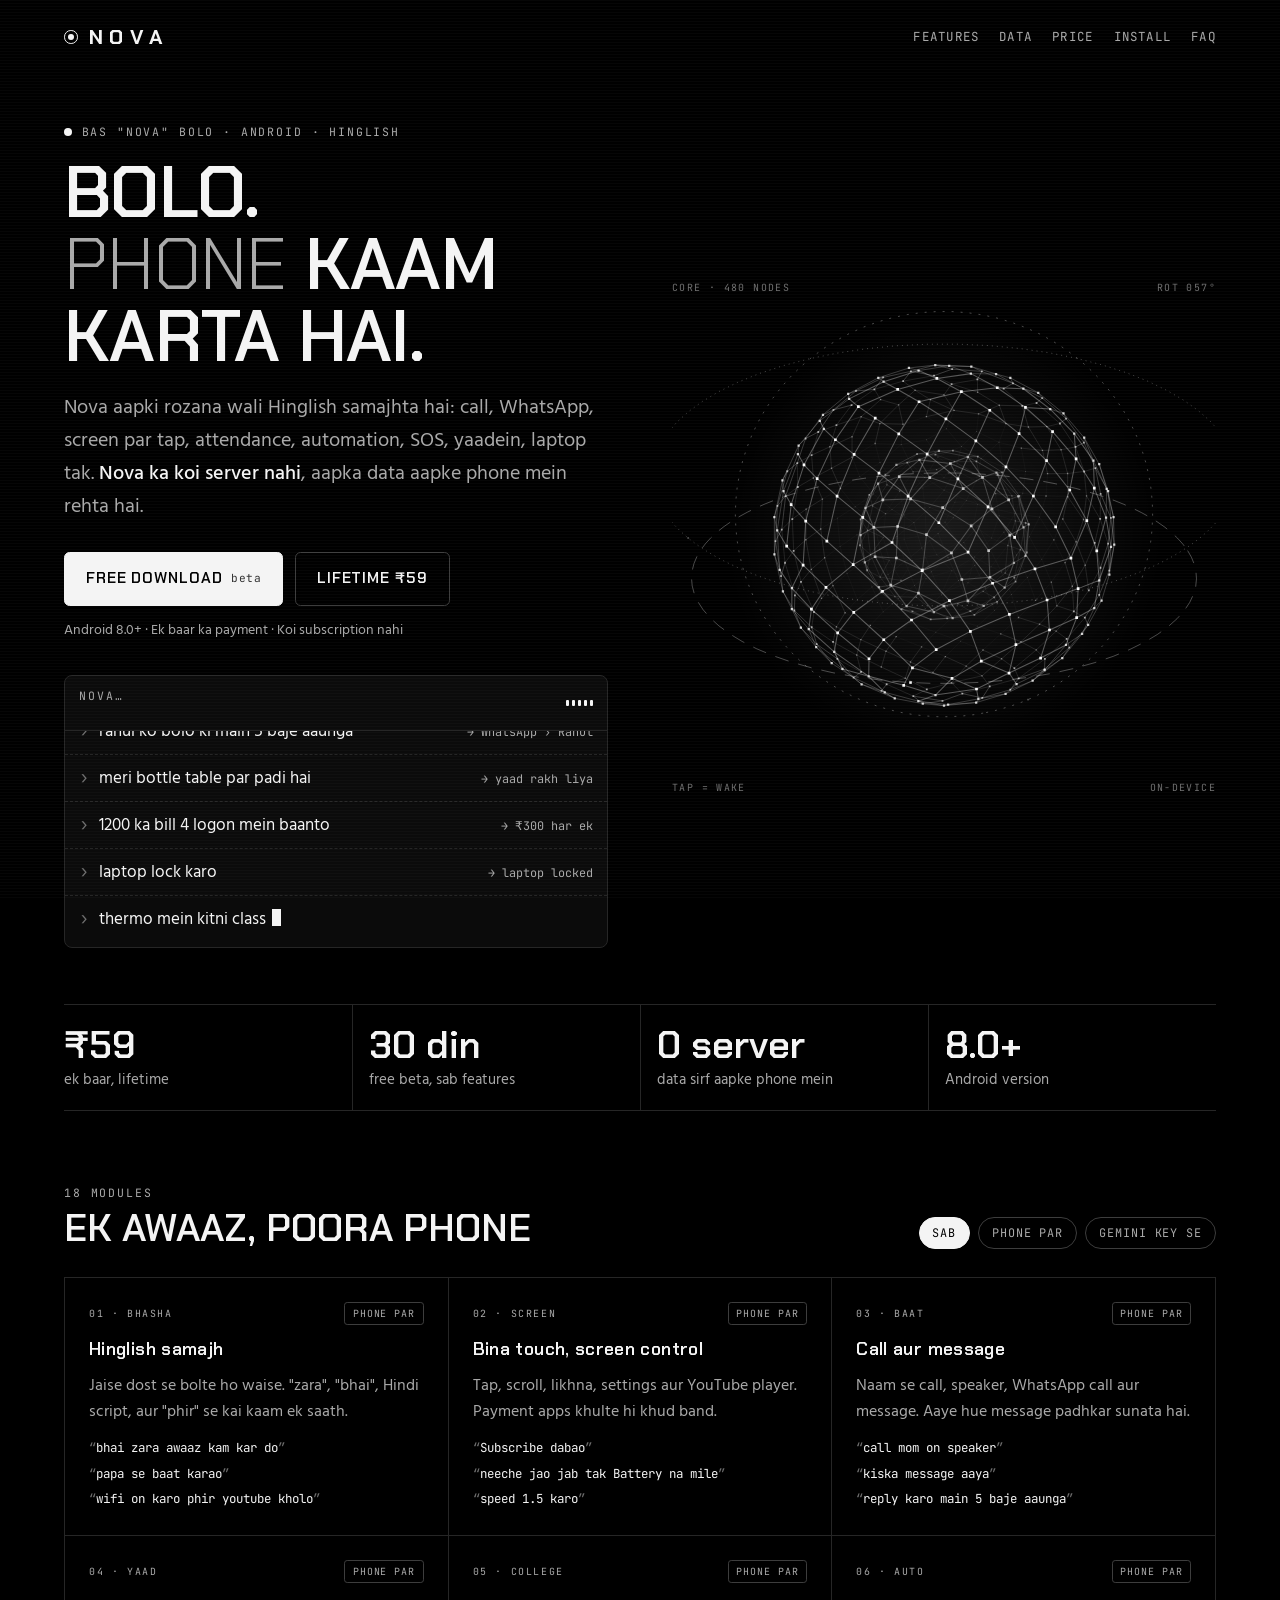
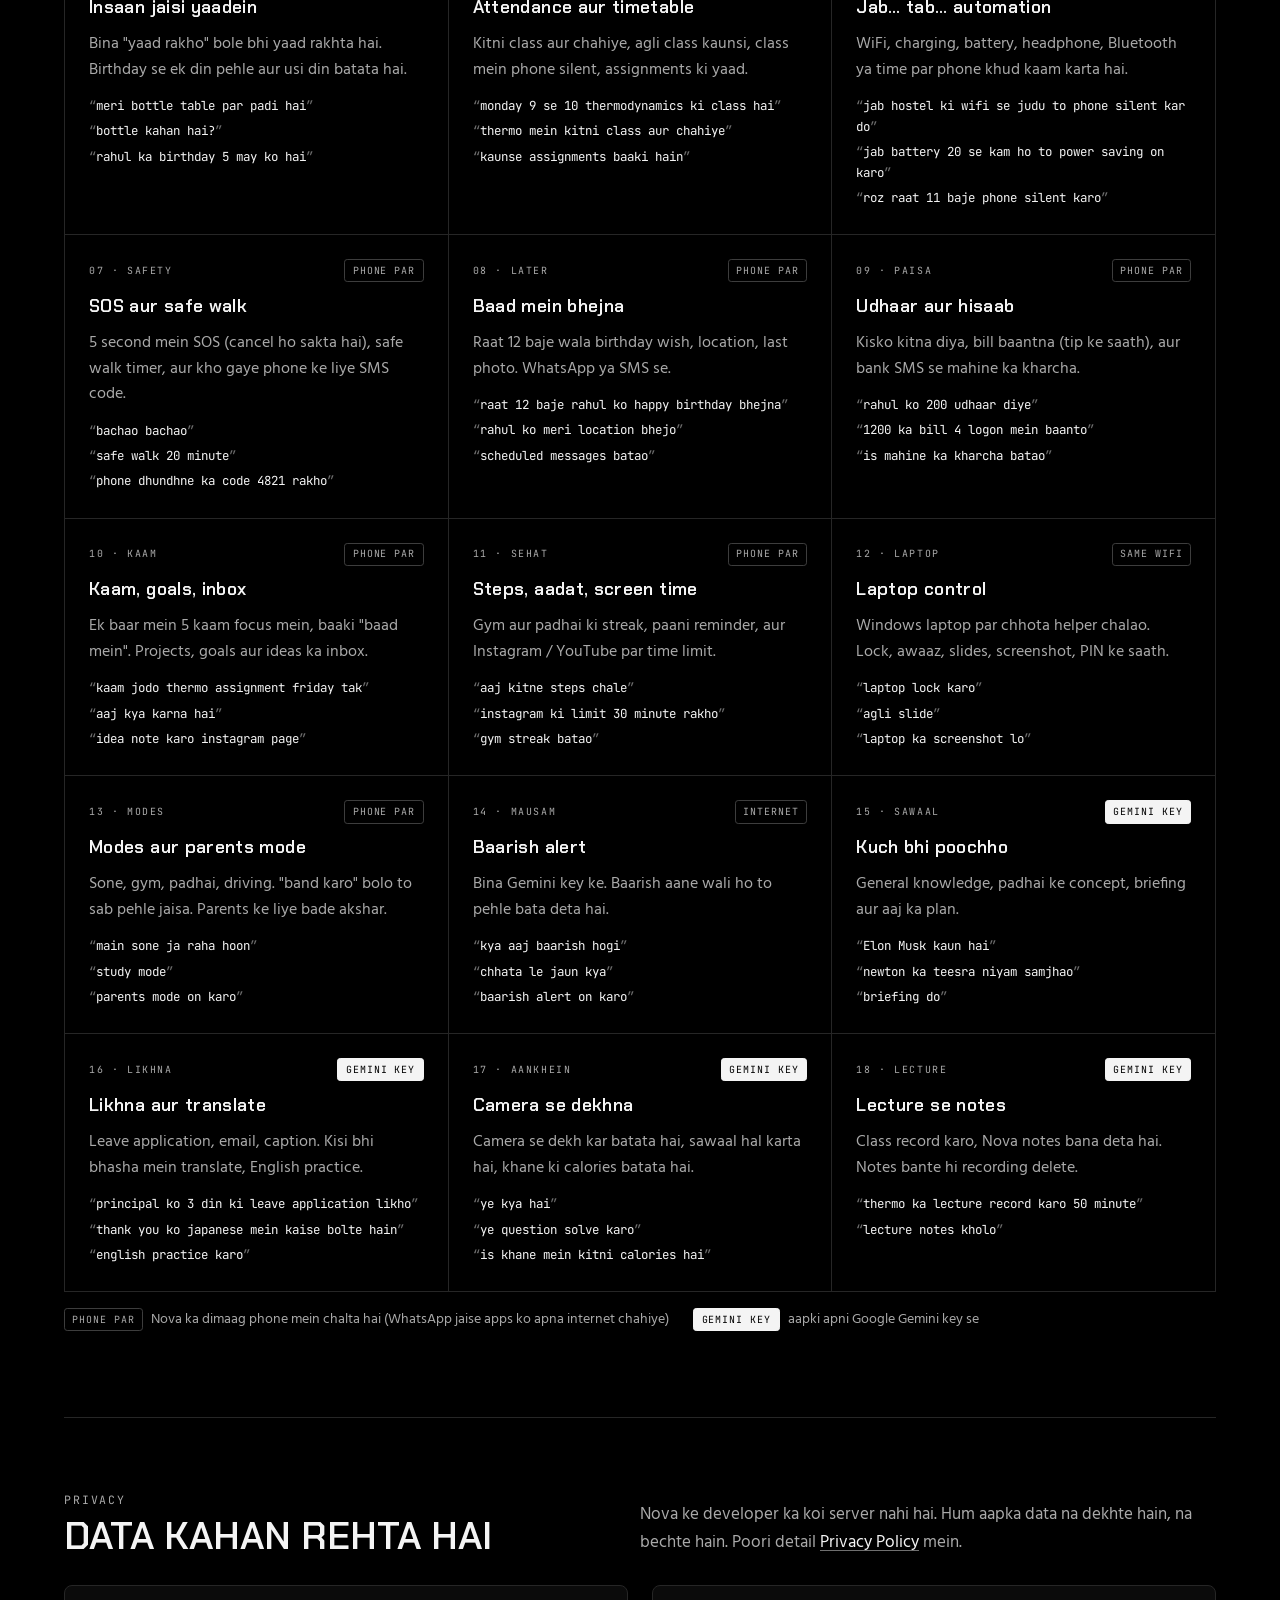
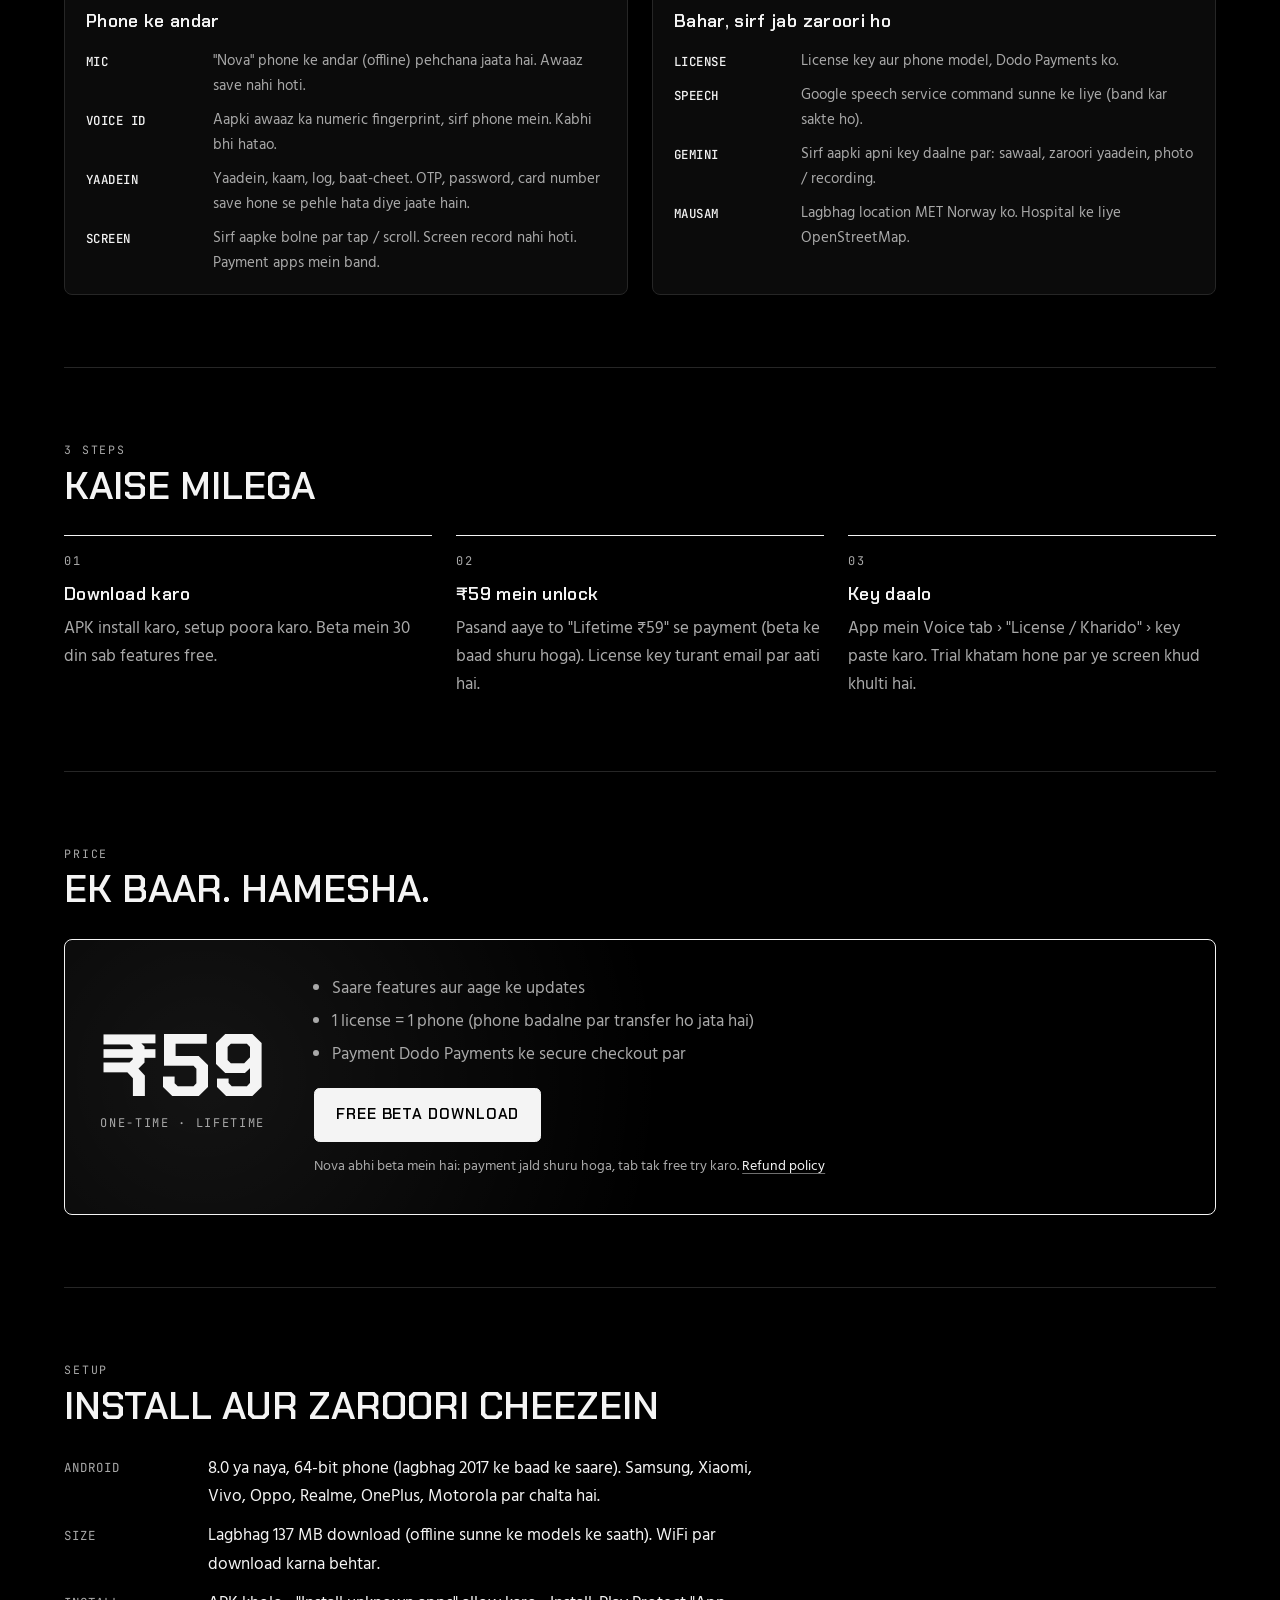
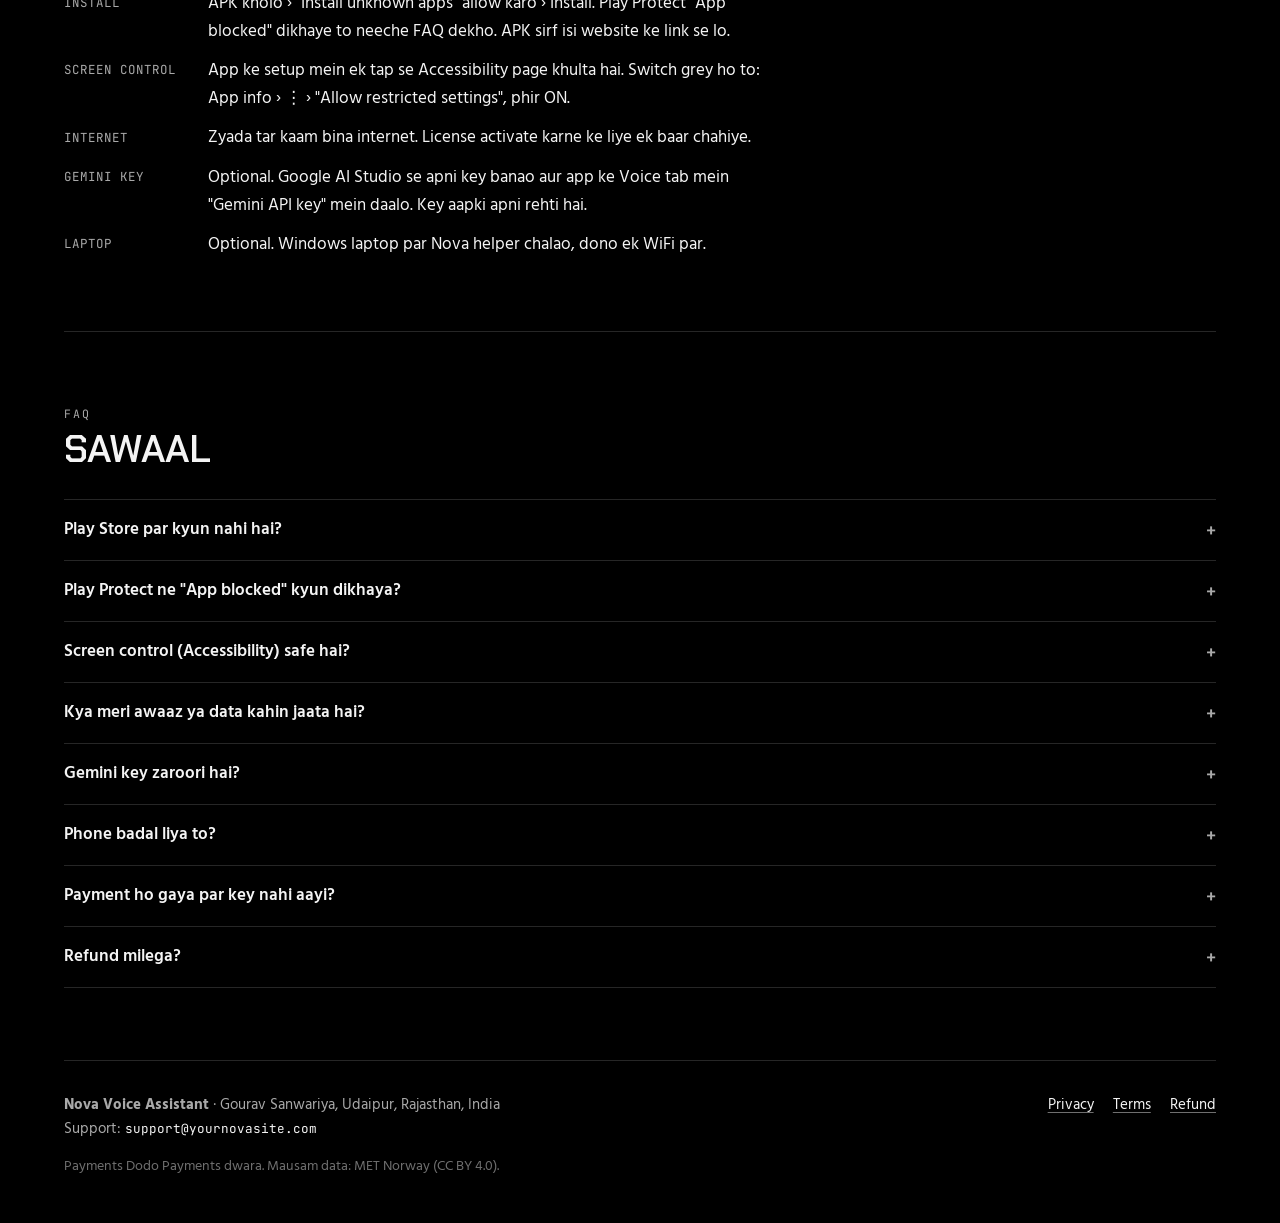
<file: index.html>
<!doctype html>
<html lang="hi-Latn">
<head>
<meta charset="utf-8">
<meta name="viewport" content="width=device-width, initial-scale=1, viewport-fit=cover">
<title>Nova Voice Assistant</title>
<meta name="claude:viewport-fit-sides" content="cover">
<meta name="description" content="Nova: Hinglish voice assistant for Android. Calls, WhatsApp, screen control, college attendance, automation, SOS, memory and laptop control - by voice. Data stays on your phone. ₹59 lifetime, free beta.">
<meta name="theme-color" content="#000000">
<link rel="icon" type="image/svg+xml" href="data:image/svg+xml,%3Csvg xmlns='http://www.w3.org/2000/svg' width='64' height='64' viewBox='16 16 76 76'%3E %3Ccircle cx='54' cy='54' r='38' fill='%23000'/%3E %3Cpath d='M30.5,54.0 A23.5,23.5 0 1,1 77.5,54.0 A23.5,23.5 0 1,1 30.5,54.0 Z' fill='none' stroke='%23fff' stroke-width='2.6' opacity='0.9'/%3E %3Cpath d='M30.3,45.9 A1.6,1.6 0 1,1 33.5,45.9 A1.6,1.6 0 1,1 30.3,45.9 Z M72.7,42.2 A1.6,1.6 0 1,1 75.9,42.2 A1.6,1.6 0 1,1 72.7,42.2 Z' fill='%23fff'/%3E %3Cpath d='M83.3,41.2 L83.4,41.4 L83.4,41.7 L83.4,41.9 L83.4,42.2 L83.4,42.5 L83.4,42.7 L83.4,43.0 L83.3,43.3 L83.2,43.6 L83.1,43.9 L83.0,44.3 L82.8,44.6 L82.6,44.9 L82.4,45.3 L82.2,45.6 L82.0,45.9 L81.8,46.3 L81.5,46.7 L81.2,47.0 L80.9,47.4 L80.6,47.8 L80.2,48.1 L79.9,48.5 L79.5,48.9 L79.1,49.3 L78.7,49.7 L78.3,50.1 L77.8,50.5 L77.4,50.9 L76.9,51.3 L76.4,51.7 L75.9,52.1 L75.4,52.5 L74.8,52.9 L74.3,53.3 L73.7,53.7 L73.1,54.1 L72.5,54.6 L71.9,55.0 L71.3,55.4 L70.7,55.8 L70.0,56.2 L69.4,56.6 L68.7,57.0 L68.0,57.4 L67.4,57.8 L66.7,58.2 L66.0,58.6 L65.3,59.0 L64.5,59.4 L63.8,59.7 L63.1,60.1 L62.3,60.5 L61.6,60.9 L60.9,61.2 L60.1,61.6 L59.3,61.9 L58.6,62.3 L57.8,62.6 L57.1,63.0 L56.3,63.3 L55.5,63.6 L54.7,63.9 L54.0,64.3 L53.2,64.6 L52.4,64.9 L51.7,65.2 L50.9,65.4 L50.1,65.7 L49.4,66.0 L48.6,66.2 L47.8,66.5 L47.1,66.7 L46.3,67.0 L45.6,67.2 L44.9,67.4 L44.1,67.6 L43.4,67.8 L42.7,68.0 L42.0,68.2 L41.3,68.3 L40.6,68.5 L39.9,68.6 L39.2,68.8 L38.6,68.9 L37.9,69.0 L37.3,69.1 L36.6,69.2 L36.0,69.3 L35.4,69.4 L34.8,69.4 L34.2,69.5 L33.7,69.5 L33.1,69.6 L32.6,69.6 L32.1,69.6 L31.5,69.6 L31.0,69.6 L30.6,69.6 L30.1,69.5 L29.7,69.5 L29.2,69.4 L28.8,69.4 L28.4,69.3 L28.0,69.2 L27.7,69.1 L27.3,69.0 L27.0,68.9 L26.7,68.8 L26.4,68.6 L26.2,68.5 L25.9,68.3 L25.7,68.2 L25.5,68.0 L25.3,67.8 L25.1,67.6 L25.0,67.4 L24.8,67.2 L24.7,67.0' fill='none' stroke='%23000' stroke-width='5.8' stroke-linecap='round'/%3E %3Cpath d='M75.9,38.3 L76.4,38.3 L76.9,38.3 L77.3,38.3 L77.8,38.4 L78.2,38.4 L78.7,38.5 L79.1,38.5 L79.5,38.6 L79.9,38.7 L80.2,38.8 L80.6,38.9 L80.9,39.0 L81.2,39.1 L81.5,39.3 L81.7,39.4 L82.0,39.6 L82.2,39.7 L82.4,39.9 L82.6,40.1 L82.8,40.3 L82.9,40.5 L83.1,40.7 L83.2,40.9 L83.3,41.2 L83.4,41.4 L83.4,41.7 L83.4,41.9 L83.4,42.2 L83.4,42.5 L83.4,42.7 L83.4,43.0 L83.3,43.3 L83.2,43.6 L83.1,43.9 L83.0,44.3 L82.8,44.6 L82.6,44.9 L82.4,45.3 L82.2,45.6 L82.0,45.9 L81.8,46.3 L81.5,46.7 L81.2,47.0 L80.9,47.4 L80.6,47.8 L80.2,48.1 L79.9,48.5 L79.5,48.9 L79.1,49.3 L78.7,49.7 L78.3,50.1 L77.8,50.5 L77.4,50.9 L76.9,51.3 L76.4,51.7 L75.9,52.1 L75.4,52.5 L74.8,52.9 L74.3,53.3 L73.7,53.7 L73.1,54.1 L72.5,54.6 L71.9,55.0 L71.3,55.4 L70.7,55.8 L70.0,56.2 L69.4,56.6 L68.7,57.0 L68.0,57.4 L67.4,57.8 L66.7,58.2 L66.0,58.6 L65.3,59.0 L64.5,59.4 L63.8,59.7 L63.1,60.1 L62.3,60.5 L61.6,60.9 L60.9,61.2 L60.1,61.6 L59.3,61.9 L58.6,62.3 L57.8,62.6 L57.1,63.0 L56.3,63.3 L55.5,63.6 L54.7,63.9 L54.0,64.3 L53.2,64.6 L52.4,64.9 L51.7,65.2 L50.9,65.4 L50.1,65.7 L49.4,66.0 L48.6,66.2 L47.8,66.5 L47.1,66.7 L46.3,67.0 L45.6,67.2 L44.9,67.4 L44.1,67.6 L43.4,67.8 L42.7,68.0 L42.0,68.2 L41.3,68.3 L40.6,68.5 L39.9,68.6 L39.2,68.8 L38.6,68.9 L37.9,69.0 L37.3,69.1 L36.6,69.2 L36.0,69.3 L35.4,69.4 L34.8,69.4 L34.2,69.5 L33.7,69.5 L33.1,69.6 L32.6,69.6 L32.1,69.6 L31.5,69.6 L31.0,69.6 L30.6,69.6 L30.1,69.5 L29.7,69.5 L29.2,69.4 L28.8,69.4 L28.4,69.3 L28.0,69.2 L27.7,69.1 L27.3,69.0 L27.0,68.9 L26.7,68.8 L26.4,68.6 L26.2,68.5 L25.9,68.3 L25.7,68.2 L25.5,68.0 L25.3,67.8 L25.1,67.6 L25.0,67.4 L24.8,67.2 L24.7,67.0 L24.6,66.7 L24.6,66.5 L24.5,66.2 L24.5,66.0 L24.5,65.7 L24.5,65.5 L24.5,65.2 L24.6,64.9 L24.6,64.6 L24.7,64.3 L24.8,64.0 L25.0,63.7 L25.1,63.3 L25.3,63.0 L25.5,62.7 L25.7,62.3 L25.9,62.0 L26.2,61.6 L26.4,61.3 L26.7,60.9 L27.0,60.5 L27.3,60.1 L27.7,59.8' fill='none' stroke='%23fff' stroke-width='2.6' stroke-linecap='round'/%3E %3Cpath d='M28.0,69.6 A2.6,2.6 0 1,1 33.2,69.6 A2.6,2.6 0 1,1 28.0,69.6 Z' fill='%23fff'/%3E %3Cpath d='M43.0,66.0 L43.0,42.0 L48.6,42.0 L59.4,57.8 L59.4,42.0 L65.0,42.0 L65.0,66.0 L59.4,66.0 L48.6,50.2 L48.6,66.0 Z' fill='%23000' stroke='%23000' stroke-width='3.4' stroke-linejoin='round'/%3E %3Cpath d='M43.0,66.0 L43.0,42.0 L48.6,42.0 L59.4,57.8 L59.4,42.0 L65.0,42.0 L65.0,66.0 L59.4,66.0 L48.6,50.2 L48.6,66.0 Z' fill='%23fff'/%3E %3C/svg%3E">
<link rel="preconnect" href="https://fonts.googleapis.com">
<link rel="preconnect" href="https://fonts.gstatic.com" crossorigin>
<link rel="stylesheet" href="https://fonts.googleapis.com/css2?family=Chakra+Petch:wght@300;600;700&family=Hind:wght@400;500;600&family=JetBrains+Mono:wght@400;500&display=swap">
<link rel="stylesheet" href="style.css">
</head>
<body>
<div class="wrap">
  <header class="bar">
    <a class="mark" href="index.html"><span class="dot" aria-hidden="true"></span>NOVA</a>
    <nav class="nav" aria-label="Main">
      <a href="#features">Features</a>
      <a href="#data">Data</a>
      <a href="#price">Price</a>
      <a href="#install">Install</a>
      <a href="#faq">FAQ</a>
    </nav>
  </header>

  <main>
    <div class="hero">
      <div>
        <p class="hud"><span class="live" aria-hidden="true"></span>Bas "Nova" bolo · Android · Hinglish</p>
        <h1>Bolo.<br><span class="thin">Phone</span> kaam karta hai.</h1>
        <p class="lede">Nova aapki rozana wali Hinglish samajhta hai: call, WhatsApp, screen par tap, attendance, automation, SOS, yaadein, laptop tak. <strong>Nova ka koi server nahi</strong>, aapka data aapke phone mein rehta hai.</p>
        <div class="ctas">
          <a class="btn primary" href="https://github.com/gaurav-531/nova/releases/latest">Free download <small>beta</small></a>
          <a class="btn ghost" href="#price">Lifetime ₹59</a>
        </div>
        <p class="fine">Android 8.0+ · Ek baar ka payment · Koi subscription nahi</p>

        <div class="console" aria-label="Example voice commands">
          <div class="console-head">
            <span class="hud">Nova…</span>
            <span class="wave" aria-hidden="true"><i></i><i></i><i></i><i></i><i></i></span>
          </div>
          <ul class="lines" id="lines">
            <li><span class="said">bhai zara awaaz kam kar do</span><span class="did">volume kam</span></li>
            <li><span class="said">rahul ko bolo ki main 5 baje aaunga</span><span class="did">WhatsApp › Rahul</span></li>
            <li><span class="said">meri bottle table par padi hai</span><span class="did">yaad rakh liya</span></li>
            <li><span class="said">1200 ka bill 4 logon mein baanto</span><span class="did">₹300 har ek</span></li>
            <li><span class="said">laptop lock karo</span><span class="did">laptop locked</span></li>
          </ul>
        </div>
      </div>

      <div class="core" id="coreBox">
        <canvas id="core" role="img" aria-label="Nova ka ghoomta hua 3D core. Tap karne par jaagta hai."></canvas>
        <span class="tick t1">Core · 480 nodes</span>
        <span class="tick t2" id="rot">Rot 000°</span>
        <span class="tick t3">Tap = wake</span>
        <span class="tick t4">On-device</span>
      </div>
    </div>

    <div class="stats" aria-label="Short facts">
      <div><b>₹59</b><span>ek baar, lifetime</span></div>
      <div><b>30 din</b><span>free beta, sab features</span></div>
      <div><b>0 server</b><span>data sirf aapke phone mein</span></div>
      <div><b>8.0+</b><span>Android version</span></div>
    </div>

    <section id="features" aria-labelledby="f-h">
      <div class="sec-head">
        <div>
          <p class="hud">18 modules</p>
          <h2 id="f-h">Ek awaaz, poora phone</h2>
        </div>
        <div class="chips" role="group" aria-label="Filter features">
          <button class="chip" type="button" data-f="all" aria-pressed="true">Sab</button>
          <button class="chip" type="button" data-f="phone" aria-pressed="false">Phone par</button>
          <button class="chip" type="button" data-f="key" aria-pressed="false">Gemini key se</button>
        </div>
      </div>

      <div class="mods" id="mods">
        <article class="mod" data-k="phone">
          <div class="mod-top"><span class="hud">01 · Bhasha</span><span class="tag">Phone par</span></div>
          <h3>Hinglish samajh</h3>
          <p>Jaise dost se bolte ho waise. "zara", "bhai", Hindi script, aur "phir" se kai kaam ek saath.</p>
          <ul><li>bhai zara awaaz kam kar do</li><li>papa se baat karao</li><li>wifi on karo phir youtube kholo</li></ul>
        </article>
        <article class="mod" data-k="phone">
          <div class="mod-top"><span class="hud">02 · Screen</span><span class="tag">Phone par</span></div>
          <h3>Bina touch, screen control</h3>
          <p>Tap, scroll, likhna, settings aur YouTube player. Payment apps khulte hi khud band.</p>
          <ul><li>Subscribe dabao</li><li>neeche jao jab tak Battery na mile</li><li>speed 1.5 karo</li></ul>
        </article>
        <article class="mod" data-k="phone">
          <div class="mod-top"><span class="hud">03 · Baat</span><span class="tag">Phone par</span></div>
          <h3>Call aur message</h3>
          <p>Naam se call, speaker, WhatsApp call aur message. Aaye hue message padhkar sunata hai.</p>
          <ul><li>call mom on speaker</li><li>kiska message aaya</li><li>reply karo main 5 baje aaunga</li></ul>
        </article>
        <article class="mod" data-k="phone">
          <div class="mod-top"><span class="hud">04 · Yaad</span><span class="tag">Phone par</span></div>
          <h3>Insaan jaisi yaadein</h3>
          <p>Bina "yaad rakho" bole bhi yaad rakhta hai. Birthday se ek din pehle aur usi din batata hai.</p>
          <ul><li>meri bottle table par padi hai</li><li>bottle kahan hai?</li><li>rahul ka birthday 5 may ko hai</li></ul>
        </article>
        <article class="mod" data-k="phone">
          <div class="mod-top"><span class="hud">05 · College</span><span class="tag">Phone par</span></div>
          <h3>Attendance aur timetable</h3>
          <p>Kitni class aur chahiye, agli class kaunsi, class mein phone silent, assignments ki yaad.</p>
          <ul><li>monday 9 se 10 thermodynamics ki class hai</li><li>thermo mein kitni class aur chahiye</li><li>kaunse assignments baaki hain</li></ul>
        </article>
        <article class="mod" data-k="phone">
          <div class="mod-top"><span class="hud">06 · Auto</span><span class="tag">Phone par</span></div>
          <h3>Jab… tab… automation</h3>
          <p>WiFi, charging, battery, headphone, Bluetooth ya time par phone khud kaam karta hai.</p>
          <ul><li>jab hostel ki wifi se judu to phone silent kar do</li><li>jab battery 20 se kam ho to power saving on karo</li><li>roz raat 11 baje phone silent karo</li></ul>
        </article>
        <article class="mod" data-k="phone">
          <div class="mod-top"><span class="hud">07 · Safety</span><span class="tag">Phone par</span></div>
          <h3>SOS aur safe walk</h3>
          <p>5 second mein SOS (cancel ho sakta hai), safe walk timer, aur kho gaye phone ke liye SMS code.</p>
          <ul><li>bachao bachao</li><li>safe walk 20 minute</li><li>phone dhundhne ka code 4821 rakho</li></ul>
        </article>
        <article class="mod" data-k="phone">
          <div class="mod-top"><span class="hud">08 · Later</span><span class="tag">Phone par</span></div>
          <h3>Baad mein bhejna</h3>
          <p>Raat 12 baje wala birthday wish, location, last photo. WhatsApp ya SMS se.</p>
          <ul><li>raat 12 baje rahul ko happy birthday bhejna</li><li>rahul ko meri location bhejo</li><li>scheduled messages batao</li></ul>
        </article>
        <article class="mod" data-k="phone">
          <div class="mod-top"><span class="hud">09 · Paisa</span><span class="tag">Phone par</span></div>
          <h3>Udhaar aur hisaab</h3>
          <p>Kisko kitna diya, bill baantna (tip ke saath), aur bank SMS se mahine ka kharcha.</p>
          <ul><li>rahul ko 200 udhaar diye</li><li>1200 ka bill 4 logon mein baanto</li><li>is mahine ka kharcha batao</li></ul>
        </article>
        <article class="mod" data-k="phone">
          <div class="mod-top"><span class="hud">10 · Kaam</span><span class="tag">Phone par</span></div>
          <h3>Kaam, goals, inbox</h3>
          <p>Ek baar mein 5 kaam focus mein, baaki "baad mein". Projects, goals aur ideas ka inbox.</p>
          <ul><li>kaam jodo thermo assignment friday tak</li><li>aaj kya karna hai</li><li>idea note karo instagram page</li></ul>
        </article>
        <article class="mod" data-k="phone">
          <div class="mod-top"><span class="hud">11 · Sehat</span><span class="tag">Phone par</span></div>
          <h3>Steps, aadat, screen time</h3>
          <p>Gym aur padhai ki streak, paani reminder, aur Instagram / YouTube par time limit.</p>
          <ul><li>aaj kitne steps chale</li><li>instagram ki limit 30 minute rakho</li><li>gym streak batao</li></ul>
        </article>
        <article class="mod" data-k="phone">
          <div class="mod-top"><span class="hud">12 · Laptop</span><span class="tag">Same WiFi</span></div>
          <h3>Laptop control</h3>
          <p>Windows laptop par chhota helper chalao. Lock, awaaz, slides, screenshot, PIN ke saath.</p>
          <ul><li>laptop lock karo</li><li>agli slide</li><li>laptop ka screenshot lo</li></ul>
        </article>
        <article class="mod" data-k="phone">
          <div class="mod-top"><span class="hud">13 · Modes</span><span class="tag">Phone par</span></div>
          <h3>Modes aur parents mode</h3>
          <p>Sone, gym, padhai, driving. "band karo" bolo to sab pehle jaisa. Parents ke liye bade akshar.</p>
          <ul><li>main sone ja raha hoon</li><li>study mode</li><li>parents mode on karo</li></ul>
        </article>
        <article class="mod" data-k="net">
          <div class="mod-top"><span class="hud">14 · Mausam</span><span class="tag">Internet</span></div>
          <h3>Baarish alert</h3>
          <p>Bina Gemini key ke. Baarish aane wali ho to pehle bata deta hai.</p>
          <ul><li>kya aaj baarish hogi</li><li>chhata le jaun kya</li><li>baarish alert on karo</li></ul>
        </article>
        <article class="mod" data-k="key">
          <div class="mod-top"><span class="hud">15 · Sawaal</span><span class="tag solid">Gemini key</span></div>
          <h3>Kuch bhi poochho</h3>
          <p>General knowledge, padhai ke concept, briefing aur aaj ka plan.</p>
          <ul><li>Elon Musk kaun hai</li><li>newton ka teesra niyam samjhao</li><li>briefing do</li></ul>
        </article>
        <article class="mod" data-k="key">
          <div class="mod-top"><span class="hud">16 · Likhna</span><span class="tag solid">Gemini key</span></div>
          <h3>Likhna aur translate</h3>
          <p>Leave application, email, caption. Kisi bhi bhasha mein translate, English practice.</p>
          <ul><li>principal ko 3 din ki leave application likho</li><li>thank you ko japanese mein kaise bolte hain</li><li>english practice karo</li></ul>
        </article>
        <article class="mod" data-k="key">
          <div class="mod-top"><span class="hud">17 · Aankhein</span><span class="tag solid">Gemini key</span></div>
          <h3>Camera se dekhna</h3>
          <p>Camera se dekh kar batata hai, sawaal hal karta hai, khane ki calories batata hai.</p>
          <ul><li>ye kya hai</li><li>ye question solve karo</li><li>is khane mein kitni calories hai</li></ul>
        </article>
        <article class="mod" data-k="key">
          <div class="mod-top"><span class="hud">18 · Lecture</span><span class="tag solid">Gemini key</span></div>
          <h3>Lecture se notes</h3>
          <p>Class record karo, Nova notes bana deta hai. Notes bante hi recording delete.</p>
          <ul><li>thermo ka lecture record karo 50 minute</li><li>lecture notes kholo</li></ul>
        </article>
      </div>
      <p class="legend">
        <span><span class="tag">Phone par</span> Nova ka dimaag phone mein chalta hai (WhatsApp jaise apps ko apna internet chahiye)</span>
        <span><span class="tag solid">Gemini key</span> aapki apni Google Gemini key se</span>
      </p>
    </section>

    <section id="data" aria-labelledby="d-h">
      <div class="sec-head">
        <div>
          <p class="hud">Privacy</p>
          <h2 id="d-h">Data kahan rehta hai</h2>
        </div>
        <p>Nova ke developer ka koi server nahi hai. Hum aapka data na dekhte hain, na bechte hain. Poori detail <a href="privacy.html">Privacy Policy</a> mein.</p>
      </div>
      <div class="split">
        <div class="panel">
          <h3>Phone ke andar</h3>
          <ul>
            <li><b>MIC</b><span>"Nova" phone ke andar (offline) pehchana jaata hai. Awaaz save nahi hoti.</span></li>
            <li><b>VOICE ID</b><span>Aapki awaaz ka numeric fingerprint, sirf phone mein. Kabhi bhi hatao.</span></li>
            <li><b>YAADEIN</b><span>Yaadein, kaam, log, baat-cheet. OTP, password, card number save hone se pehle hata diye jaate hain.</span></li>
            <li><b>SCREEN</b><span>Sirf aapke bolne par tap / scroll. Screen record nahi hoti. Payment apps mein band.</span></li>
          </ul>
        </div>
        <div class="panel">
          <h3>Bahar, sirf jab zaroori ho</h3>
          <ul>
            <li><b>LICENSE</b><span>License key aur phone model, Dodo Payments ko.</span></li>
            <li><b>SPEECH</b><span>Google speech service command sunne ke liye (band kar sakte ho).</span></li>
            <li><b>GEMINI</b><span>Sirf aapki apni key daalne par: sawaal, zaroori yaadein, photo / recording.</span></li>
            <li><b>MAUSAM</b><span>Lagbhag location MET Norway ko. Hospital ke liye OpenStreetMap.</span></li>
          </ul>
        </div>
      </div>
    </section>

    <section id="how" aria-labelledby="h-h">
      <div class="sec-head">
        <div>
          <p class="hud">3 steps</p>
          <h2 id="h-h">Kaise milega</h2>
        </div>
      </div>
      <ol class="steps">
        <li><h3>Download karo</h3><p>APK install karo, setup poora karo. Beta mein 30 din sab features free.</p></li>
        <li><h3>₹59 mein unlock</h3><p>Pasand aaye to "Lifetime ₹59" se payment (beta ke baad shuru hoga). License key turant email par aati hai.</p></li>
        <li><h3>Key daalo</h3><p>App mein Voice tab › "License / Kharido" › key paste karo. Trial khatam hone par ye screen khud khulti hai.</p></li>
      </ol>
    </section>

    <section id="price" aria-labelledby="p-h">
      <div class="sec-head">
        <div>
          <p class="hud">Price</p>
          <h2 id="p-h">Ek baar. Hamesha.</h2>
        </div>
      </div>
      <div class="price">
        <div class="amount">₹59<small>one-time · lifetime</small></div>
        <div>
          <ul>
            <li>Saare features aur aage ke updates</li>
            <li>1 license = 1 phone (phone badalne par transfer ho jata hai)</li>
            <li>Payment Dodo Payments ke secure checkout par</li>
          </ul>
          <div class="ctas">
            <a class="btn primary" href="https://github.com/gaurav-531/nova/releases/latest">Free beta download</a>
          </div>
          <p class="fine">Nova abhi beta mein hai: payment jald shuru hoga, tab tak free try karo. <a href="refund.html">Refund policy</a></p>
        </div>
      </div>
    </section>

    <section id="install" aria-labelledby="i-h">
      <div class="sec-head">
        <div>
          <p class="hud">Setup</p>
          <h2 id="i-h">Install aur zaroori cheezein</h2>
        </div>
      </div>
      <dl class="specs read">
        <dt>Android</dt><dd>8.0 ya naya, 64-bit phone (lagbhag 2017 ke baad ke saare). Samsung, Xiaomi, Vivo, Oppo, Realme, OnePlus, Motorola par chalta hai.</dd>
        <dt>Size</dt><dd>Lagbhag 137 MB download (offline sunne ke models ke saath). WiFi par download karna behtar.</dd>
        <dt>Install</dt><dd>APK kholo › "Install unknown apps" allow karo › Install. Play Protect "App blocked" dikhaye to neeche FAQ dekho. APK sirf isi website ke link se lo.</dd>
        <dt>Screen control</dt><dd>App ke setup mein ek tap se Accessibility page khulta hai. Switch grey ho to: App info › ⋮ › "Allow restricted settings", phir ON.</dd>
        <dt>Internet</dt><dd>Zyada tar kaam bina internet. License activate karne ke liye ek baar chahiye.</dd>
        <dt>Gemini key</dt><dd>Optional. Google AI Studio se apni key banao aur app ke Voice tab mein "Gemini API key" mein daalo. Key aapki apni rehti hai.</dd>
        <dt>Laptop</dt><dd>Optional. Windows laptop par Nova helper chalao, dono ek WiFi par.</dd>
      </dl>
    </section>

    <section id="faq" aria-labelledby="q-h">
      <div class="sec-head">
        <div>
          <p class="hud">FAQ</p>
          <h2 id="q-h">Sawaal</h2>
        </div>
      </div>
      <details><summary>Play Store par kyun nahi hai?</summary><p>Nova poora phone chalane ke liye Accessibility, SMS aur call log jaisi permissions use karta hai. Play Store aisi automation apps ko bahut kam allow karta hai, isliye Nova seedha is website se milta hai.</p></details>
      <details><summary>Play Protect ne "App blocked" kyun dikhaya?</summary><p>India mein Google un apps ko rokta hai jo website ya WhatsApp se install hon aur SMS, notification ya Accessibility (screen control) ki permission maangein. Nova ko ye permissions apne kaam ke liye chahiye, isliye block dikhta hai. Install karne ke liye: Play Store › profile photo › Play Protect › settings › "Scan apps with Play Protect" thodi der OFF, APK install karo, phir wapas ON kar do. Ye sirf isi website wale APK ke liye karna. Call chalte waqt ye setting lock rehti hai.</p></details>
      <details><summary>Screen control (Accessibility) safe hai?</summary><p>Nova sirf aapke bolne par tap ya scroll karta hai, screen record nahi karta, aur GPay / PhonePe jaise payment apps mein khud band ho jata hai. Advanced "auto mode" mein ye sirf "Nova" bolne par ON hota hai aur 2 minute baad khud band.</p></details>
      <details><summary>Kya meri awaaz ya data kahin jaata hai?</summary><p>Jagane wala shabd aur Voice ID phone ke andar chalte hain. Command sunne ke liye Google ki speech service use hoti hai (band kar sakte ho). Gemini sirf tab, jab aap apni key daalo. Poori list <a href="privacy.html">Privacy Policy</a> mein.</p></details>
      <details><summary>Gemini key zaroori hai?</summary><p>Nahi. Calls, messages, screen control, yaadein, college, automation, SOS aur hisaab bina key ke chalte hain. Key daalne par mushkil sawaal, likhna, translate, camera se dekhna, lecture notes aur HD awaaz bhi milte hain.</p></details>
      <details><summary>Phone badal liya to?</summary><p>Purane phone mein Voice tab › "License / Kharido" › "Is phone se hatao" dabao, phir naye phone mein wahi key daalo. Purana phone kho gaya ho to support ko email karo.</p></details>
      <details><summary>Payment ho gaya par key nahi aayi?</summary><p>Spam folder dekho. 1 ghante mein na mile to order ID ke saath support ko email karo.</p></details>
      <details><summary>Refund milega?</summary><p>Pehle free try karo. Kharidne ke 7 din ke andar Nova aapke phone par theek se na chale aur support theek na kar paaye, to poora refund. Detail <a href="refund.html">Refund policy</a> mein.</p></details>
    </section>
  </main>

  <footer>
    <div class="cols">
      <div>
        <strong>Nova Voice Assistant</strong> · Gourav Sanwariya, Udaipur, Rajasthan, India<br>
        Support: <span class="copy">support@yournovasite.com</span>
      </div>
      <nav aria-label="Legal">
        <a href="privacy.html">Privacy</a>
        <a href="terms.html">Terms</a>
        <a href="refund.html">Refund</a>
      </nav>
    </div>
    <p class="fine">Payments Dodo Payments dwara. Mausam data: MET Norway (CC BY 4.0).</p>
  </footer>
</div>

<script>
(() => {
  "use strict";
  const reduce = matchMedia("(prefers-reduced-motion: reduce)").matches;

  /* ---------- 3D core: dot sphere + plexus + rings, same idea as the app ---------- */
  const cv = document.getElementById("core");
  const box = document.getElementById("coreBox");
  const rotEl = document.getElementById("rot");
  const ctx = cv.getContext("2d");
  let W = 0, H = 0;

  const fib = (n, r) => {
    const out = [], ga = Math.PI * (3 - Math.sqrt(5));
    for (let i = 0; i < n; i++) {
      const y = 1 - (i / (n - 1)) * 2, rr = Math.sqrt(1 - y * y), t = ga * i;
      out.push([Math.cos(t) * rr * r, y * r, Math.sin(t) * rr * r]);
    }
    return out;
  };
  const outer = fib(360, 1), inner = fib(120, 0.52);
  const pairsOf = (pts, th) => {
    const p = [];
    for (let i = 0; i < pts.length; i++) for (let j = i + 1; j < pts.length; j++) {
      const dx = pts[i][0] - pts[j][0], dy = pts[i][1] - pts[j][1], dz = pts[i][2] - pts[j][2];
      if (dx * dx + dy * dy + dz * dz < th * th) p.push(i, j);
    }
    return p;
  };
  const outerPairs = pairsOf(outer, 0.215), innerPairs = pairsOf(inner, 0.2);
  const rings = [
    { tilt: 1.15, spin: 0.35, r: 1.28, dash: [2, 7] },
    { tilt: -0.55, spin: -0.22, r: 1.42, dash: [14, 10] },
    { tilt: 0.25, spin: 0.15, r: 1.6, dash: [1, 4] }
  ];

  function resize() {
    const r = cv.getBoundingClientRect(), dpr = Math.min(window.devicePixelRatio || 1, 2);
    W = r.width; H = r.height;
    cv.width = Math.max(1, Math.round(W * dpr)); cv.height = Math.max(1, Math.round(H * dpr));
    ctx.setTransform(dpr, 0, 0, dpr, 0, 0);
  }

  let ay = 0.6, ax = 0.32, tx = 0, ty = 0, sx = 0, sy = 0, boost = 0, last = 0, frame = 0;
  const sonars = [];
  let nextSonar = 0;

  function project(p, cy_, sy_, cx_, sx_, cxp, cyp, R, out) {
    // rotate around Y then X
    const x1 = p[0] * cy_ + p[2] * sy_, z1 = -p[0] * sy_ + p[2] * cy_;
    const y2 = p[1] * cx_ - z1 * sx_, z2 = p[1] * sx_ + z1 * cx_;
    const s = 3.2 / (3.2 - z2);
    out[0] = cxp + x1 * R * s; out[1] = cyp + y2 * R * s; out[2] = z2;
  }

  const bufO = new Float32Array(outer.length * 3), bufI = new Float32Array(inner.length * 3);
  const tmp = [0, 0, 0];

  function drawSet(pts, pairs, buf, ry, rx, R, cxp, cyp, alphaScale) {
    const cy_ = Math.cos(ry), sy_ = Math.sin(ry), cx_ = Math.cos(rx), sx_ = Math.sin(rx);
    for (let i = 0; i < pts.length; i++) {
      project(pts[i], cy_, sy_, cx_, sx_, cxp, cyp, R, tmp);
      buf[i * 3] = tmp[0]; buf[i * 3 + 1] = tmp[1]; buf[i * 3 + 2] = tmp[2];
    }
    const zmax = pts[0] ? Math.hypot(pts[0][0], pts[0][1], pts[0][2]) : 1;
    // lines in 4 depth buckets (one stroke each)
    for (let b = 0; b < 4; b++) {
      ctx.beginPath();
      for (let k = 0; k < pairs.length; k += 2) {
        const i = pairs[k], j = pairs[k + 1];
        const z = (buf[i * 3 + 2] + buf[j * 3 + 2]) / (2 * zmax);
        const bucket = Math.min(3, Math.max(0, Math.floor((z + 1) * 2)));
        if (bucket !== b) continue;
        ctx.moveTo(buf[i * 3], buf[i * 3 + 1]); ctx.lineTo(buf[j * 3], buf[j * 3 + 1]);
      }
      ctx.strokeStyle = "rgba(255,255,255," + ((0.05 + b * 0.09) * alphaScale).toFixed(3) + ")";
      ctx.lineWidth = 0.6 + b * 0.15;
      ctx.stroke();
    }
    // points in 5 depth buckets
    for (let b = 0; b < 5; b++) {
      ctx.beginPath();
      const size = 0.9 + b * 0.45;
      for (let i = 0; i < pts.length; i++) {
        const z = buf[i * 3 + 2] / zmax;
        const bucket = Math.min(4, Math.max(0, Math.floor((z + 1) * 2.5)));
        if (bucket !== b) continue;
        ctx.rect(buf[i * 3] - size / 2, buf[i * 3 + 1] - size / 2, size, size);
      }
      ctx.fillStyle = "rgba(255,255,255," + ((0.18 + b * 0.2) * alphaScale).toFixed(3) + ")";
      ctx.fill();
    }
  }

  function drawRing(ring, t, R, cxp, cyp, ry, rx) {
    const cy_ = Math.cos(ry * 0.4 + t * ring.spin), sy_ = Math.sin(ry * 0.4 + t * ring.spin);
    const cx_ = Math.cos(ring.tilt + rx * 0.5), sx_ = Math.sin(ring.tilt + rx * 0.5);
    ctx.beginPath();
    const seg = 96;
    let satX = 0, satY = 0, satZ = 0;
    for (let i = 0; i <= seg; i++) {
      const a = (i / seg) * Math.PI * 2;
      const p = [Math.cos(a) * ring.r, 0, Math.sin(a) * ring.r];
      project(p, cy_, sy_, cx_, sx_, cxp, cyp, R, tmp);
      if (i === 0) ctx.moveTo(tmp[0], tmp[1]); else ctx.lineTo(tmp[0], tmp[1]);
    }
    ctx.setLineDash(ring.dash);
    ctx.strokeStyle = "rgba(255,255,255,0.32)"; ctx.lineWidth = 0.9; ctx.stroke();
    ctx.setLineDash([]);
    // satellite
    const a = t * (0.9 + ring.r * 0.2) + ring.tilt * 3;
    project([Math.cos(a) * ring.r, 0, Math.sin(a) * ring.r], cy_, sy_, cx_, sx_, cxp, cyp, R, tmp);
    satX = tmp[0]; satY = tmp[1]; satZ = tmp[2];
    const s = satZ > 0 ? 2.6 : 1.6;
    ctx.fillStyle = satZ > 0 ? "rgba(255,255,255,0.95)" : "rgba(255,255,255,0.35)";
    ctx.fillRect(satX - s / 2, satY - s / 2, s, s);
  }

  function render(now) {
    const t = now / 1000;
    const dt = last ? Math.min(0.05, t - last) : 0.016; last = t;
    sx += (tx - sx) * 0.06; sy += (ty - sy) * 0.06;
    boost *= 0.94;
    ay += dt * (0.32 + boost * 2.4);
    const rx = ax + sy * 0.35, ry = ay + sx * 0.5;

    ctx.clearRect(0, 0, W, H);
    const cxp = W / 2, cyp = H / 2;
    const breathe = 1 + Math.sin(t * 1.4) * 0.012 + boost * 0.06;
    const R = Math.min(W, H) * 0.3 * breathe;

    // glow
    const g = ctx.createRadialGradient(cxp, cyp, 0, cxp, cyp, R * 1.35);
    g.addColorStop(0, "rgba(255,255,255," + (0.10 + boost * 0.25).toFixed(3) + ")");
    g.addColorStop(1, "rgba(255,255,255,0)");
    ctx.fillStyle = g; ctx.fillRect(0, 0, W, H);

    // sonar pulses
    if (!reduce && t > nextSonar) { sonars.push(t); nextSonar = t + 2.8; }
    for (let i = sonars.length - 1; i >= 0; i--) {
      const age = (t - sonars[i]) / 2.2;
      if (age > 1) { sonars.splice(i, 1); continue; }
      ctx.beginPath(); ctx.arc(cxp, cyp, R * (1.0 + age * 0.75), 0, Math.PI * 2);
      ctx.strokeStyle = "rgba(255,255,255," + (0.35 * (1 - age)).toFixed(3) + ")"; ctx.lineWidth = 1; ctx.stroke();
    }

    rings.forEach((rg, i) => { if (i === 2) drawRing(rg, t, R, cxp, cyp, ry, rx); });
    drawSet(inner, innerPairs, bufI, -ry * 1.6, rx + 0.4, R, cxp, cyp, 0.7);
    drawSet(outer, outerPairs, bufO, ry, rx, R, cxp, cyp, 1);
    rings.forEach((rg, i) => { if (i !== 2) drawRing(rg, t, R, cxp, cyp, ry, rx); });

    // crosshair ticks
    ctx.strokeStyle = "rgba(255,255,255,0.25)"; ctx.lineWidth = 1;
    ctx.beginPath();
    const e = R * 1.78;
    ctx.moveTo(cxp - e, cyp); ctx.lineTo(cxp - e + 10, cyp);
    ctx.moveTo(cxp + e, cyp); ctx.lineTo(cxp + e - 10, cyp);
    ctx.moveTo(cxp, cyp - e); ctx.lineTo(cxp, cyp - e + 10);
    ctx.moveTo(cxp, cyp + e); ctx.lineTo(cxp, cyp + e - 10);
    ctx.stroke();

    if (++frame % 8 === 0) {
      const deg = Math.round(((ry * 180 / Math.PI) % 360 + 360) % 360);
      rotEl.textContent = "Rot " + String(deg).padStart(3, "0") + "°";
    }
  }

  let visible = true, raf = 0;
  function loop(now) { render(now); raf = (visible && !document.hidden) ? requestAnimationFrame(loop) : 0; }
  function start() { if (!raf && !reduce) raf = requestAnimationFrame(loop); }

  resize();
  if (window.ResizeObserver) new ResizeObserver(() => { resize(); if (reduce) render(1000); }).observe(cv);
  if (window.IntersectionObserver) new IntersectionObserver(es => { visible = es[0].isIntersecting; if (visible) start(); }).observe(box);
  document.addEventListener("visibilitychange", () => { if (!document.hidden) start(); });
  if (reduce) render(1000); else start();

  // pointer tilt (desktop) + tap to wake
  window.addEventListener("pointermove", e => {
    tx = (e.clientX / window.innerWidth) * 2 - 1;
    ty = (e.clientY / window.innerHeight) * 2 - 1;
  }, { passive: true });
  const wake = () => { boost = 1; sonars.push(performance.now() / 1000); if (reduce) render(1000); nextLine(true); };
  cv.addEventListener("click", wake);
  window.novaPulse = () => { boost = Math.max(boost, 0.45); };

  /* ---------- live console ---------- */
  const DEMO = [
    ["bhai zara awaaz kam kar do", "volume kam"],
    ["thermo mein kitni class aur chahiye", "attendance ka hisaab"],
    ["jab hostel ki wifi se judu to phone silent kar do", "automation set"],
    ["meri bottle table par padi hai", "yaad rakh liya"],
    ["bottle kahan hai?", "“table par padi hai”"],
    ["raat 12 baje rahul ko happy birthday bhejna", "scheduled 00:00"],
    ["1200 ka bill 4 logon mein baanto", "₹300 har ek"],
    ["neeche jao jab tak Battery na mile", "scroll › Battery"],
    ["kya aaj baarish hogi", "forecast check"],
    ["laptop lock karo", "laptop locked"],
    ["rahul ko bolo ki main 5 baje aaunga", "WhatsApp › Rahul"],
    ["newton ka teesra niyam samjhao", "Gemini se jawab"]
  ];
  const list = document.getElementById("lines");
  let idx = 0, typing = null;

  function addLine(said, did, animate) {
    const li = document.createElement("li");
    const s = document.createElement("span"); s.className = "said";
    const d = document.createElement("span"); d.className = "did";
    li.append(s, d); list.append(li);
    while (list.children.length > 5) list.firstElementChild.remove();
    if (!animate) { s.textContent = said; d.textContent = did; return; }
    let i = 0;
    const caret = document.createElement("span"); caret.className = "caret"; caret.setAttribute("aria-hidden", "true");
    s.append(caret);
    typing = setInterval(() => {
      i++;
      s.textContent = said.slice(0, i); s.append(caret);
      if (i >= said.length) {
        clearInterval(typing); typing = null;
        setTimeout(() => { caret.remove(); d.textContent = did; window.novaPulse(); schedule(1500); }, 380);
      }
    }, 38);
  }
  let timer = 0;
  function schedule(ms) { clearTimeout(timer); timer = setTimeout(() => nextLine(false), ms); }
  function nextLine(fromTap) {
    if (typing) return;
    clearTimeout(timer);
    const [said, did] = DEMO[idx % DEMO.length]; idx++;
    addLine(said, did, !reduce);
    if (reduce && !fromTap) return;
  }
  // the 5 lines already in the HTML stay; new ones type in below them
  if (!reduce) { idx = 1; schedule(1400); }

  /* ---------- feature filter ---------- */
  const chips = document.querySelectorAll(".chip");
  const mods = document.querySelectorAll(".mod");
  chips.forEach(c => c.addEventListener("click", () => {
    chips.forEach(o => o.setAttribute("aria-pressed", String(o === c)));
    const f = c.dataset.f;
    mods.forEach(m => { m.hidden = !(f === "all" || m.dataset.k === f); });
  }));
})();
</script>
</body>
</html>
</file>
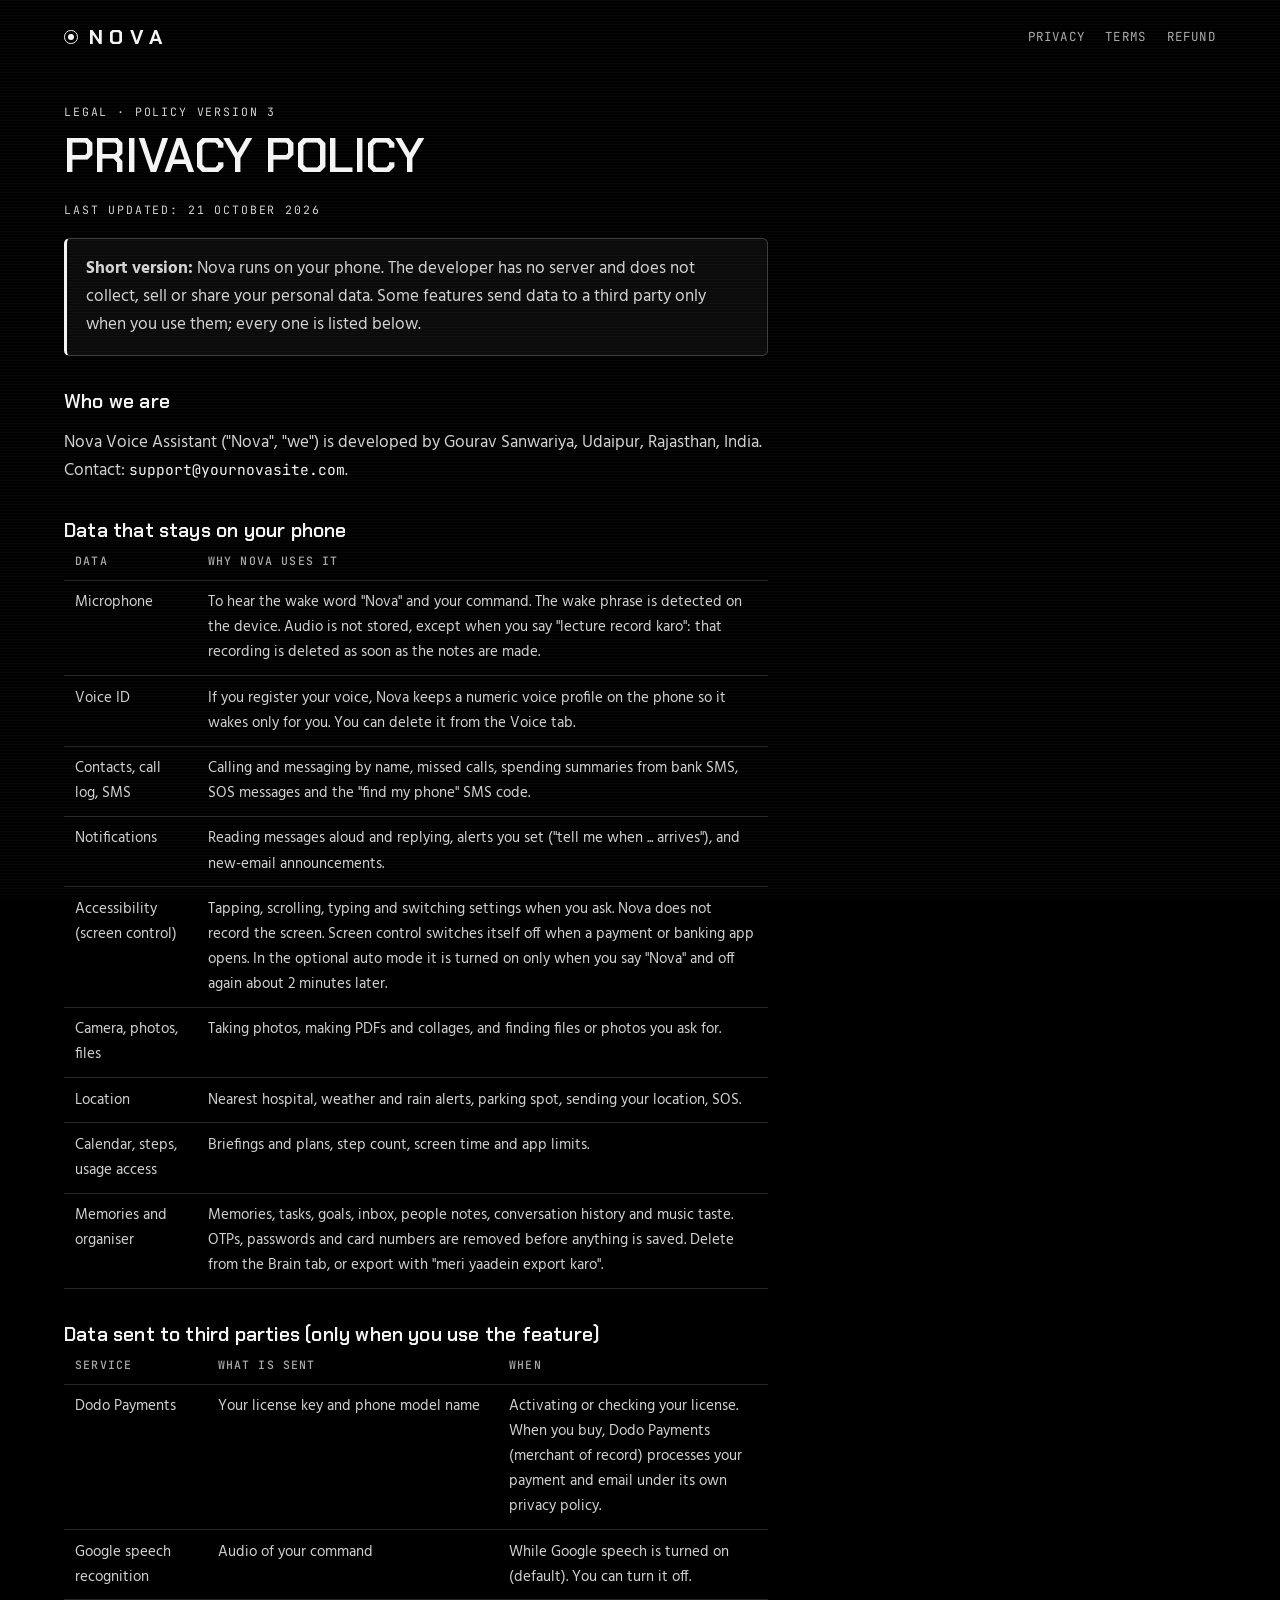
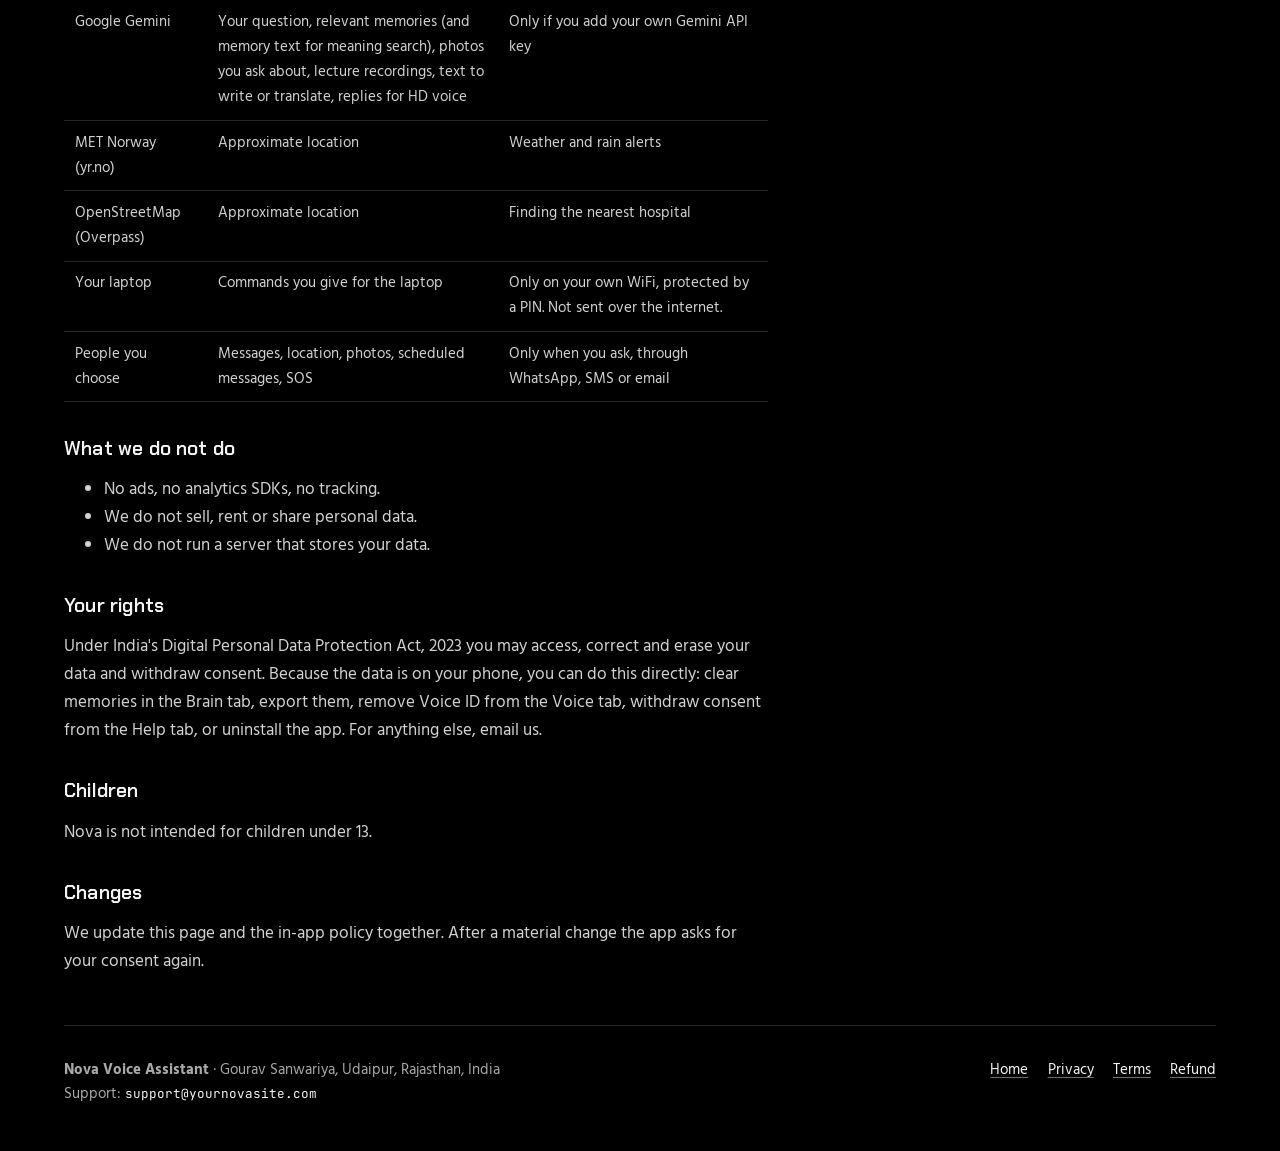
<file: privacy.html>
<!doctype html>
<html lang="en">
<head>
<meta charset="utf-8">
<meta name="viewport" content="width=device-width, initial-scale=1, viewport-fit=cover">
<title>Nova Privacy Policy</title>
<meta name="claude:viewport-fit-sides" content="cover">
<meta name="theme-color" content="#000000">
<link rel="icon" type="image/svg+xml" href="data:image/svg+xml,%3Csvg xmlns='http://www.w3.org/2000/svg' width='64' height='64' viewBox='16 16 76 76'%3E %3Ccircle cx='54' cy='54' r='38' fill='%23000'/%3E %3Cpath d='M30.5,54.0 A23.5,23.5 0 1,1 77.5,54.0 A23.5,23.5 0 1,1 30.5,54.0 Z' fill='none' stroke='%23fff' stroke-width='2.6' opacity='0.9'/%3E %3Cpath d='M30.3,45.9 A1.6,1.6 0 1,1 33.5,45.9 A1.6,1.6 0 1,1 30.3,45.9 Z M72.7,42.2 A1.6,1.6 0 1,1 75.9,42.2 A1.6,1.6 0 1,1 72.7,42.2 Z' fill='%23fff'/%3E %3Cpath d='M83.3,41.2 L83.4,41.4 L83.4,41.7 L83.4,41.9 L83.4,42.2 L83.4,42.5 L83.4,42.7 L83.4,43.0 L83.3,43.3 L83.2,43.6 L83.1,43.9 L83.0,44.3 L82.8,44.6 L82.6,44.9 L82.4,45.3 L82.2,45.6 L82.0,45.9 L81.8,46.3 L81.5,46.7 L81.2,47.0 L80.9,47.4 L80.6,47.8 L80.2,48.1 L79.9,48.5 L79.5,48.9 L79.1,49.3 L78.7,49.7 L78.3,50.1 L77.8,50.5 L77.4,50.9 L76.9,51.3 L76.4,51.7 L75.9,52.1 L75.4,52.5 L74.8,52.9 L74.3,53.3 L73.7,53.7 L73.1,54.1 L72.5,54.6 L71.9,55.0 L71.3,55.4 L70.7,55.8 L70.0,56.2 L69.4,56.6 L68.7,57.0 L68.0,57.4 L67.4,57.8 L66.7,58.2 L66.0,58.6 L65.3,59.0 L64.5,59.4 L63.8,59.7 L63.1,60.1 L62.3,60.5 L61.6,60.9 L60.9,61.2 L60.1,61.6 L59.3,61.9 L58.6,62.3 L57.8,62.6 L57.1,63.0 L56.3,63.3 L55.5,63.6 L54.7,63.9 L54.0,64.3 L53.2,64.6 L52.4,64.9 L51.7,65.2 L50.9,65.4 L50.1,65.7 L49.4,66.0 L48.6,66.2 L47.8,66.5 L47.1,66.7 L46.3,67.0 L45.6,67.2 L44.9,67.4 L44.1,67.6 L43.4,67.8 L42.7,68.0 L42.0,68.2 L41.3,68.3 L40.6,68.5 L39.9,68.6 L39.2,68.8 L38.6,68.9 L37.9,69.0 L37.3,69.1 L36.6,69.2 L36.0,69.3 L35.4,69.4 L34.8,69.4 L34.2,69.5 L33.7,69.5 L33.1,69.6 L32.6,69.6 L32.1,69.6 L31.5,69.6 L31.0,69.6 L30.6,69.6 L30.1,69.5 L29.7,69.5 L29.2,69.4 L28.8,69.4 L28.4,69.3 L28.0,69.2 L27.7,69.1 L27.3,69.0 L27.0,68.9 L26.7,68.8 L26.4,68.6 L26.2,68.5 L25.9,68.3 L25.7,68.2 L25.5,68.0 L25.3,67.8 L25.1,67.6 L25.0,67.4 L24.8,67.2 L24.7,67.0' fill='none' stroke='%23000' stroke-width='5.8' stroke-linecap='round'/%3E %3Cpath d='M75.9,38.3 L76.4,38.3 L76.9,38.3 L77.3,38.3 L77.8,38.4 L78.2,38.4 L78.7,38.5 L79.1,38.5 L79.5,38.6 L79.9,38.7 L80.2,38.8 L80.6,38.9 L80.9,39.0 L81.2,39.1 L81.5,39.3 L81.7,39.4 L82.0,39.6 L82.2,39.7 L82.4,39.9 L82.6,40.1 L82.8,40.3 L82.9,40.5 L83.1,40.7 L83.2,40.9 L83.3,41.2 L83.4,41.4 L83.4,41.7 L83.4,41.9 L83.4,42.2 L83.4,42.5 L83.4,42.7 L83.4,43.0 L83.3,43.3 L83.2,43.6 L83.1,43.9 L83.0,44.3 L82.8,44.6 L82.6,44.9 L82.4,45.3 L82.2,45.6 L82.0,45.9 L81.8,46.3 L81.5,46.7 L81.2,47.0 L80.9,47.4 L80.6,47.8 L80.2,48.1 L79.9,48.5 L79.5,48.9 L79.1,49.3 L78.7,49.7 L78.3,50.1 L77.8,50.5 L77.4,50.9 L76.9,51.3 L76.4,51.7 L75.9,52.1 L75.4,52.5 L74.8,52.9 L74.3,53.3 L73.7,53.7 L73.1,54.1 L72.5,54.6 L71.9,55.0 L71.3,55.4 L70.7,55.8 L70.0,56.2 L69.4,56.6 L68.7,57.0 L68.0,57.4 L67.4,57.8 L66.7,58.2 L66.0,58.6 L65.3,59.0 L64.5,59.4 L63.8,59.7 L63.1,60.1 L62.3,60.5 L61.6,60.9 L60.9,61.2 L60.1,61.6 L59.3,61.9 L58.6,62.3 L57.8,62.6 L57.1,63.0 L56.3,63.3 L55.5,63.6 L54.7,63.9 L54.0,64.3 L53.2,64.6 L52.4,64.9 L51.7,65.2 L50.9,65.4 L50.1,65.7 L49.4,66.0 L48.6,66.2 L47.8,66.5 L47.1,66.7 L46.3,67.0 L45.6,67.2 L44.9,67.4 L44.1,67.6 L43.4,67.8 L42.7,68.0 L42.0,68.2 L41.3,68.3 L40.6,68.5 L39.9,68.6 L39.2,68.8 L38.6,68.9 L37.9,69.0 L37.3,69.1 L36.6,69.2 L36.0,69.3 L35.4,69.4 L34.8,69.4 L34.2,69.5 L33.7,69.5 L33.1,69.6 L32.6,69.6 L32.1,69.6 L31.5,69.6 L31.0,69.6 L30.6,69.6 L30.1,69.5 L29.7,69.5 L29.2,69.4 L28.8,69.4 L28.4,69.3 L28.0,69.2 L27.7,69.1 L27.3,69.0 L27.0,68.9 L26.7,68.8 L26.4,68.6 L26.2,68.5 L25.9,68.3 L25.7,68.2 L25.5,68.0 L25.3,67.8 L25.1,67.6 L25.0,67.4 L24.8,67.2 L24.7,67.0 L24.6,66.7 L24.6,66.5 L24.5,66.2 L24.5,66.0 L24.5,65.7 L24.5,65.5 L24.5,65.2 L24.6,64.9 L24.6,64.6 L24.7,64.3 L24.8,64.0 L25.0,63.7 L25.1,63.3 L25.3,63.0 L25.5,62.7 L25.7,62.3 L25.9,62.0 L26.2,61.6 L26.4,61.3 L26.7,60.9 L27.0,60.5 L27.3,60.1 L27.7,59.8' fill='none' stroke='%23fff' stroke-width='2.6' stroke-linecap='round'/%3E %3Cpath d='M28.0,69.6 A2.6,2.6 0 1,1 33.2,69.6 A2.6,2.6 0 1,1 28.0,69.6 Z' fill='%23fff'/%3E %3Cpath d='M43.0,66.0 L43.0,42.0 L48.6,42.0 L59.4,57.8 L59.4,42.0 L65.0,42.0 L65.0,66.0 L59.4,66.0 L48.6,50.2 L48.6,66.0 Z' fill='%23000' stroke='%23000' stroke-width='3.4' stroke-linejoin='round'/%3E %3Cpath d='M43.0,66.0 L43.0,42.0 L48.6,42.0 L59.4,57.8 L59.4,42.0 L65.0,42.0 L65.0,66.0 L59.4,66.0 L48.6,50.2 L48.6,66.0 Z' fill='%23fff'/%3E %3C/svg%3E">
<link rel="preconnect" href="https://fonts.googleapis.com">
<link rel="preconnect" href="https://fonts.gstatic.com" crossorigin>
<link rel="stylesheet" href="https://fonts.googleapis.com/css2?family=Chakra+Petch:wght@300;600;700&family=Hind:wght@400;500;600&family=JetBrains+Mono:wght@400;500&display=swap">
<link rel="stylesheet" href="style.css">
</head>
<body>
<div class="wrap">
  <header class="bar">
    <a class="mark" href="index.html"><span class="dot" aria-hidden="true"></span>NOVA</a>
    <nav class="nav" aria-label="Legal">
      <a href="privacy.html">Privacy</a>
      <a href="terms.html">Terms</a>
      <a href="refund.html">Refund</a>
    </nav>
  </header>
  <main class="doc read">
    <p class="hud">Legal · Policy version 3</p>
    <h1>Privacy Policy</h1>
    <p class="hud updated">Last updated: 21 October 2026</p>
    <p class="tldr"><strong>Short version:</strong> Nova runs on your phone. The developer has no server and does not collect, sell or share your personal data. Some features send data to a third party only when you use them; every one is listed below.</p>

    <h2>Who we are</h2>
    <p>Nova Voice Assistant ("Nova", "we") is developed by Gourav Sanwariya, Udaipur, Rajasthan, India. Contact: <span class="copy">support@yournovasite.com</span>.</p>

    <h2>Data that stays on your phone</h2>
    <div class="tablewrap"><table>
      <thead><tr><th>Data</th><th>Why Nova uses it</th></tr></thead>
      <tbody>
        <tr><td>Microphone</td><td>To hear the wake word "Nova" and your command. The wake phrase is detected on the device. Audio is not stored, except when you say "lecture record karo": that recording is deleted as soon as the notes are made.</td></tr>
        <tr><td>Voice ID</td><td>If you register your voice, Nova keeps a numeric voice profile on the phone so it wakes only for you. You can delete it from the Voice tab.</td></tr>
        <tr><td>Contacts, call log, SMS</td><td>Calling and messaging by name, missed calls, spending summaries from bank SMS, SOS messages and the "find my phone" SMS code.</td></tr>
        <tr><td>Notifications</td><td>Reading messages aloud and replying, alerts you set ("tell me when ... arrives"), and new-email announcements.</td></tr>
        <tr><td>Accessibility (screen control)</td><td>Tapping, scrolling, typing and switching settings when you ask. Nova does not record the screen. Screen control switches itself off when a payment or banking app opens. In the optional auto mode it is turned on only when you say "Nova" and off again about 2 minutes later.</td></tr>
        <tr><td>Camera, photos, files</td><td>Taking photos, making PDFs and collages, and finding files or photos you ask for.</td></tr>
        <tr><td>Location</td><td>Nearest hospital, weather and rain alerts, parking spot, sending your location, SOS.</td></tr>
        <tr><td>Calendar, steps, usage access</td><td>Briefings and plans, step count, screen time and app limits.</td></tr>
        <tr><td>Memories and organiser</td><td>Memories, tasks, goals, inbox, people notes, conversation history and music taste. OTPs, passwords and card numbers are removed before anything is saved. Delete from the Brain tab, or export with "meri yaadein export karo".</td></tr>
      </tbody>
    </table></div>

    <h2>Data sent to third parties (only when you use the feature)</h2>
    <div class="tablewrap"><table>
      <thead><tr><th>Service</th><th>What is sent</th><th>When</th></tr></thead>
      <tbody>
        <tr><td>Dodo Payments</td><td>Your license key and phone model name</td><td>Activating or checking your license. When you buy, Dodo Payments (merchant of record) processes your payment and email under its own privacy policy.</td></tr>
        <tr><td>Google speech recognition</td><td>Audio of your command</td><td>While Google speech is turned on (default). You can turn it off.</td></tr>
        <tr><td>Google Gemini</td><td>Your question, relevant memories (and memory text for meaning search), photos you ask about, lecture recordings, text to write or translate, replies for HD voice</td><td>Only if you add your own Gemini API key</td></tr>
        <tr><td>MET Norway (yr.no)</td><td>Approximate location</td><td>Weather and rain alerts</td></tr>
        <tr><td>OpenStreetMap (Overpass)</td><td>Approximate location</td><td>Finding the nearest hospital</td></tr>
        <tr><td>Your laptop</td><td>Commands you give for the laptop</td><td>Only on your own WiFi, protected by a PIN. Not sent over the internet.</td></tr>
        <tr><td>People you choose</td><td>Messages, location, photos, scheduled messages, SOS</td><td>Only when you ask, through WhatsApp, SMS or email</td></tr>
      </tbody>
    </table></div>

    <h2>What we do not do</h2>
    <ul>
      <li>No ads, no analytics SDKs, no tracking.</li>
      <li>We do not sell, rent or share personal data.</li>
      <li>We do not run a server that stores your data.</li>
    </ul>

    <h2>Your rights</h2>
    <p>Under India's Digital Personal Data Protection Act, 2023 you may access, correct and erase your data and withdraw consent. Because the data is on your phone, you can do this directly: clear memories in the Brain tab, export them, remove Voice ID from the Voice tab, withdraw consent from the Help tab, or uninstall the app. For anything else, email us.</p>

    <h2>Children</h2>
    <p>Nova is not intended for children under 13.</p>

    <h2>Changes</h2>
    <p>We update this page and the in-app policy together. After a material change the app asks for your consent again.</p>
  </main>
  <footer>
    <div class="cols">
      <div><strong>Nova Voice Assistant</strong> · Gourav Sanwariya, Udaipur, Rajasthan, India<br>Support: <span class="copy">support@yournovasite.com</span></div>
      <nav aria-label="Pages"><a href="index.html">Home</a><a href="privacy.html">Privacy</a><a href="terms.html">Terms</a><a href="refund.html">Refund</a></nav>
    </div>
  </footer>
</div>
</body>
</html>
</file>
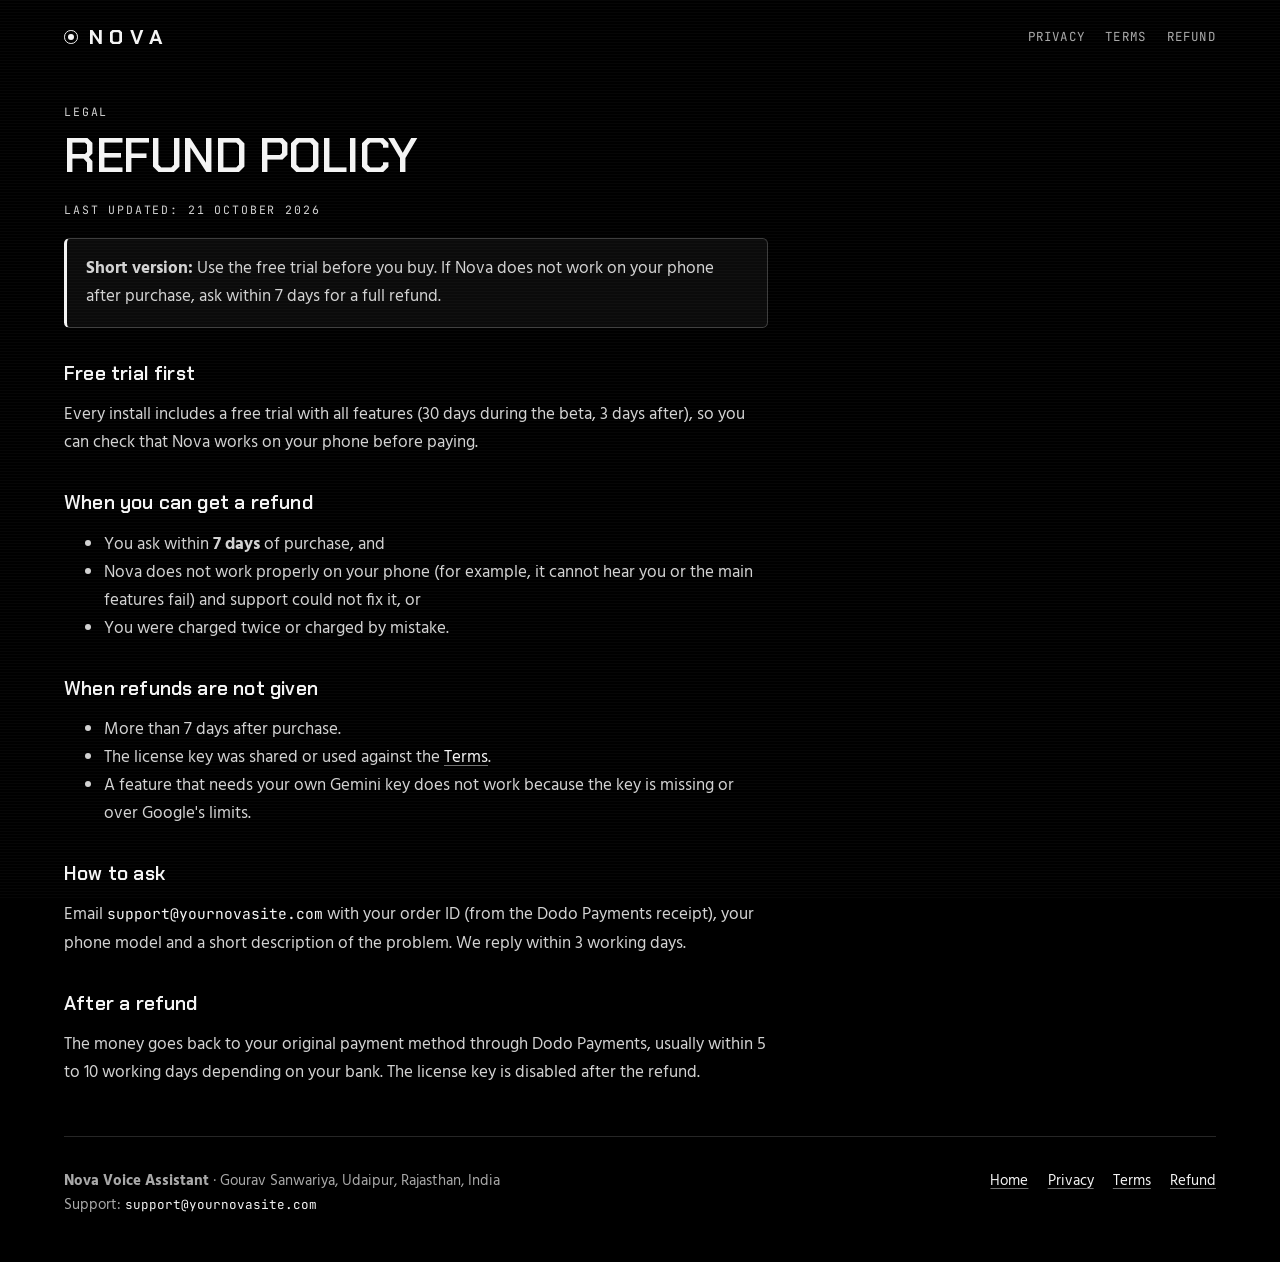
<file: refund.html>
<!doctype html>
<html lang="en">
<head>
<meta charset="utf-8">
<meta name="viewport" content="width=device-width, initial-scale=1, viewport-fit=cover">
<title>Nova Refund Policy</title>
<meta name="claude:viewport-fit-sides" content="cover">
<meta name="theme-color" content="#000000">
<link rel="icon" type="image/svg+xml" href="data:image/svg+xml,%3Csvg xmlns='http://www.w3.org/2000/svg' width='64' height='64' viewBox='16 16 76 76'%3E %3Ccircle cx='54' cy='54' r='38' fill='%23000'/%3E %3Cpath d='M30.5,54.0 A23.5,23.5 0 1,1 77.5,54.0 A23.5,23.5 0 1,1 30.5,54.0 Z' fill='none' stroke='%23fff' stroke-width='2.6' opacity='0.9'/%3E %3Cpath d='M30.3,45.9 A1.6,1.6 0 1,1 33.5,45.9 A1.6,1.6 0 1,1 30.3,45.9 Z M72.7,42.2 A1.6,1.6 0 1,1 75.9,42.2 A1.6,1.6 0 1,1 72.7,42.2 Z' fill='%23fff'/%3E %3Cpath d='M83.3,41.2 L83.4,41.4 L83.4,41.7 L83.4,41.9 L83.4,42.2 L83.4,42.5 L83.4,42.7 L83.4,43.0 L83.3,43.3 L83.2,43.6 L83.1,43.9 L83.0,44.3 L82.8,44.6 L82.6,44.9 L82.4,45.3 L82.2,45.6 L82.0,45.9 L81.8,46.3 L81.5,46.7 L81.2,47.0 L80.9,47.4 L80.6,47.8 L80.2,48.1 L79.9,48.5 L79.5,48.9 L79.1,49.3 L78.7,49.7 L78.3,50.1 L77.8,50.5 L77.4,50.9 L76.9,51.3 L76.4,51.7 L75.9,52.1 L75.4,52.5 L74.8,52.9 L74.3,53.3 L73.7,53.7 L73.1,54.1 L72.5,54.6 L71.9,55.0 L71.3,55.4 L70.7,55.8 L70.0,56.2 L69.4,56.6 L68.7,57.0 L68.0,57.4 L67.4,57.8 L66.7,58.2 L66.0,58.6 L65.3,59.0 L64.5,59.4 L63.8,59.7 L63.1,60.1 L62.3,60.5 L61.6,60.9 L60.9,61.2 L60.1,61.6 L59.3,61.9 L58.6,62.3 L57.8,62.6 L57.1,63.0 L56.3,63.3 L55.5,63.6 L54.7,63.9 L54.0,64.3 L53.2,64.6 L52.4,64.9 L51.7,65.2 L50.9,65.4 L50.1,65.7 L49.4,66.0 L48.6,66.2 L47.8,66.5 L47.1,66.7 L46.3,67.0 L45.6,67.2 L44.9,67.4 L44.1,67.6 L43.4,67.8 L42.7,68.0 L42.0,68.2 L41.3,68.3 L40.6,68.5 L39.9,68.6 L39.2,68.8 L38.6,68.9 L37.9,69.0 L37.3,69.1 L36.6,69.2 L36.0,69.3 L35.4,69.4 L34.8,69.4 L34.2,69.5 L33.7,69.5 L33.1,69.6 L32.6,69.6 L32.1,69.6 L31.5,69.6 L31.0,69.6 L30.6,69.6 L30.1,69.5 L29.7,69.5 L29.2,69.4 L28.8,69.4 L28.4,69.3 L28.0,69.2 L27.7,69.1 L27.3,69.0 L27.0,68.9 L26.7,68.8 L26.4,68.6 L26.2,68.5 L25.9,68.3 L25.7,68.2 L25.5,68.0 L25.3,67.8 L25.1,67.6 L25.0,67.4 L24.8,67.2 L24.7,67.0' fill='none' stroke='%23000' stroke-width='5.8' stroke-linecap='round'/%3E %3Cpath d='M75.9,38.3 L76.4,38.3 L76.9,38.3 L77.3,38.3 L77.8,38.4 L78.2,38.4 L78.7,38.5 L79.1,38.5 L79.5,38.6 L79.9,38.7 L80.2,38.8 L80.6,38.9 L80.9,39.0 L81.2,39.1 L81.5,39.3 L81.7,39.4 L82.0,39.6 L82.2,39.7 L82.4,39.9 L82.6,40.1 L82.8,40.3 L82.9,40.5 L83.1,40.7 L83.2,40.9 L83.3,41.2 L83.4,41.4 L83.4,41.7 L83.4,41.9 L83.4,42.2 L83.4,42.5 L83.4,42.7 L83.4,43.0 L83.3,43.3 L83.2,43.6 L83.1,43.9 L83.0,44.3 L82.8,44.6 L82.6,44.9 L82.4,45.3 L82.2,45.6 L82.0,45.9 L81.8,46.3 L81.5,46.7 L81.2,47.0 L80.9,47.4 L80.6,47.8 L80.2,48.1 L79.9,48.5 L79.5,48.9 L79.1,49.3 L78.7,49.7 L78.3,50.1 L77.8,50.5 L77.4,50.9 L76.9,51.3 L76.4,51.7 L75.9,52.1 L75.4,52.5 L74.8,52.9 L74.3,53.3 L73.7,53.7 L73.1,54.1 L72.5,54.6 L71.9,55.0 L71.3,55.4 L70.7,55.8 L70.0,56.2 L69.4,56.6 L68.7,57.0 L68.0,57.4 L67.4,57.8 L66.7,58.2 L66.0,58.6 L65.3,59.0 L64.5,59.4 L63.8,59.7 L63.1,60.1 L62.3,60.5 L61.6,60.9 L60.9,61.2 L60.1,61.6 L59.3,61.9 L58.6,62.3 L57.8,62.6 L57.1,63.0 L56.3,63.3 L55.5,63.6 L54.7,63.9 L54.0,64.3 L53.2,64.6 L52.4,64.9 L51.7,65.2 L50.9,65.4 L50.1,65.7 L49.4,66.0 L48.6,66.2 L47.8,66.5 L47.1,66.7 L46.3,67.0 L45.6,67.2 L44.9,67.4 L44.1,67.6 L43.4,67.8 L42.7,68.0 L42.0,68.2 L41.3,68.3 L40.6,68.5 L39.9,68.6 L39.2,68.8 L38.6,68.9 L37.9,69.0 L37.3,69.1 L36.6,69.2 L36.0,69.3 L35.4,69.4 L34.8,69.4 L34.2,69.5 L33.7,69.5 L33.1,69.6 L32.6,69.6 L32.1,69.6 L31.5,69.6 L31.0,69.6 L30.6,69.6 L30.1,69.5 L29.7,69.5 L29.2,69.4 L28.8,69.4 L28.4,69.3 L28.0,69.2 L27.7,69.1 L27.3,69.0 L27.0,68.9 L26.7,68.8 L26.4,68.6 L26.2,68.5 L25.9,68.3 L25.7,68.2 L25.5,68.0 L25.3,67.8 L25.1,67.6 L25.0,67.4 L24.8,67.2 L24.7,67.0 L24.6,66.7 L24.6,66.5 L24.5,66.2 L24.5,66.0 L24.5,65.7 L24.5,65.5 L24.5,65.2 L24.6,64.9 L24.6,64.6 L24.7,64.3 L24.8,64.0 L25.0,63.7 L25.1,63.3 L25.3,63.0 L25.5,62.7 L25.7,62.3 L25.9,62.0 L26.2,61.6 L26.4,61.3 L26.7,60.9 L27.0,60.5 L27.3,60.1 L27.7,59.8' fill='none' stroke='%23fff' stroke-width='2.6' stroke-linecap='round'/%3E %3Cpath d='M28.0,69.6 A2.6,2.6 0 1,1 33.2,69.6 A2.6,2.6 0 1,1 28.0,69.6 Z' fill='%23fff'/%3E %3Cpath d='M43.0,66.0 L43.0,42.0 L48.6,42.0 L59.4,57.8 L59.4,42.0 L65.0,42.0 L65.0,66.0 L59.4,66.0 L48.6,50.2 L48.6,66.0 Z' fill='%23000' stroke='%23000' stroke-width='3.4' stroke-linejoin='round'/%3E %3Cpath d='M43.0,66.0 L43.0,42.0 L48.6,42.0 L59.4,57.8 L59.4,42.0 L65.0,42.0 L65.0,66.0 L59.4,66.0 L48.6,50.2 L48.6,66.0 Z' fill='%23fff'/%3E %3C/svg%3E">
<link rel="preconnect" href="https://fonts.googleapis.com">
<link rel="preconnect" href="https://fonts.gstatic.com" crossorigin>
<link rel="stylesheet" href="https://fonts.googleapis.com/css2?family=Chakra+Petch:wght@300;600;700&family=Hind:wght@400;500;600&family=JetBrains+Mono:wght@400;500&display=swap">
<link rel="stylesheet" href="style.css">
</head>
<body>
<div class="wrap">
  <header class="bar">
    <a class="mark" href="index.html"><span class="dot" aria-hidden="true"></span>NOVA</a>
    <nav class="nav" aria-label="Legal">
      <a href="privacy.html">Privacy</a>
      <a href="terms.html">Terms</a>
      <a href="refund.html">Refund</a>
    </nav>
  </header>
  <main class="doc read">
    <p class="hud">Legal</p>
    <h1>Refund Policy</h1>
    <p class="hud updated">Last updated: 21 October 2026</p>
    <p class="tldr"><strong>Short version:</strong> Use the free trial before you buy. If Nova does not work on your phone after purchase, ask within 7 days for a full refund.</p>

    <h2>Free trial first</h2>
    <p>Every install includes a free trial with all features (30 days during the beta, 3 days after), so you can check that Nova works on your phone before paying.</p>

    <h2>When you can get a refund</h2>
    <ul>
      <li>You ask within <strong>7 days</strong> of purchase, and</li>
      <li>Nova does not work properly on your phone (for example, it cannot hear you or the main features fail) and support could not fix it, or</li>
      <li>You were charged twice or charged by mistake.</li>
    </ul>

    <h2>When refunds are not given</h2>
    <ul>
      <li>More than 7 days after purchase.</li>
      <li>The license key was shared or used against the <a href="terms.html">Terms</a>.</li>
      <li>A feature that needs your own Gemini key does not work because the key is missing or over Google's limits.</li>
    </ul>

    <h2>How to ask</h2>
    <p>Email <span class="copy">support@yournovasite.com</span> with your order ID (from the Dodo Payments receipt), your phone model and a short description of the problem. We reply within 3 working days.</p>

    <h2>After a refund</h2>
    <p>The money goes back to your original payment method through Dodo Payments, usually within 5 to 10 working days depending on your bank. The license key is disabled after the refund.</p>
  </main>
  <footer>
    <div class="cols">
      <div><strong>Nova Voice Assistant</strong> · Gourav Sanwariya, Udaipur, Rajasthan, India<br>Support: <span class="copy">support@yournovasite.com</span></div>
      <nav aria-label="Pages"><a href="index.html">Home</a><a href="privacy.html">Privacy</a><a href="terms.html">Terms</a><a href="refund.html">Refund</a></nav>
    </div>
  </footer>
</div>
</body>
</html>
</file>
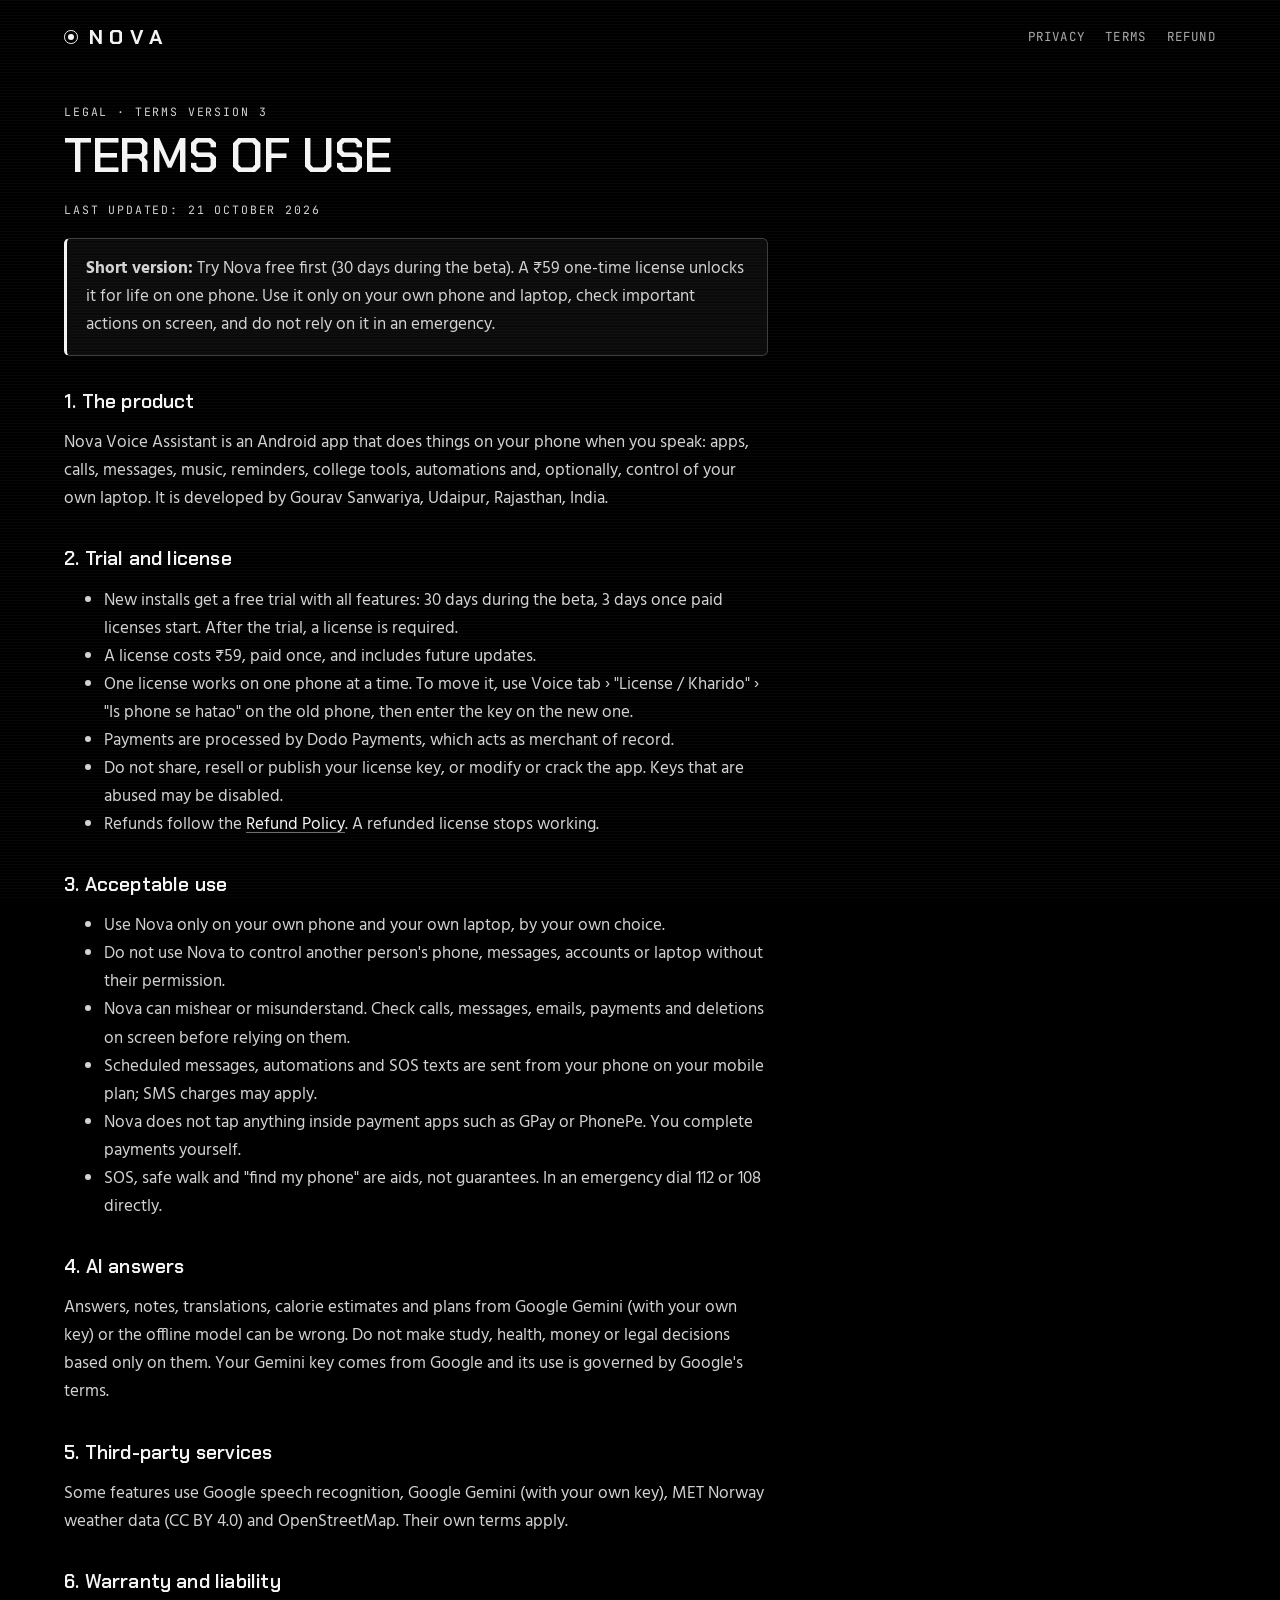
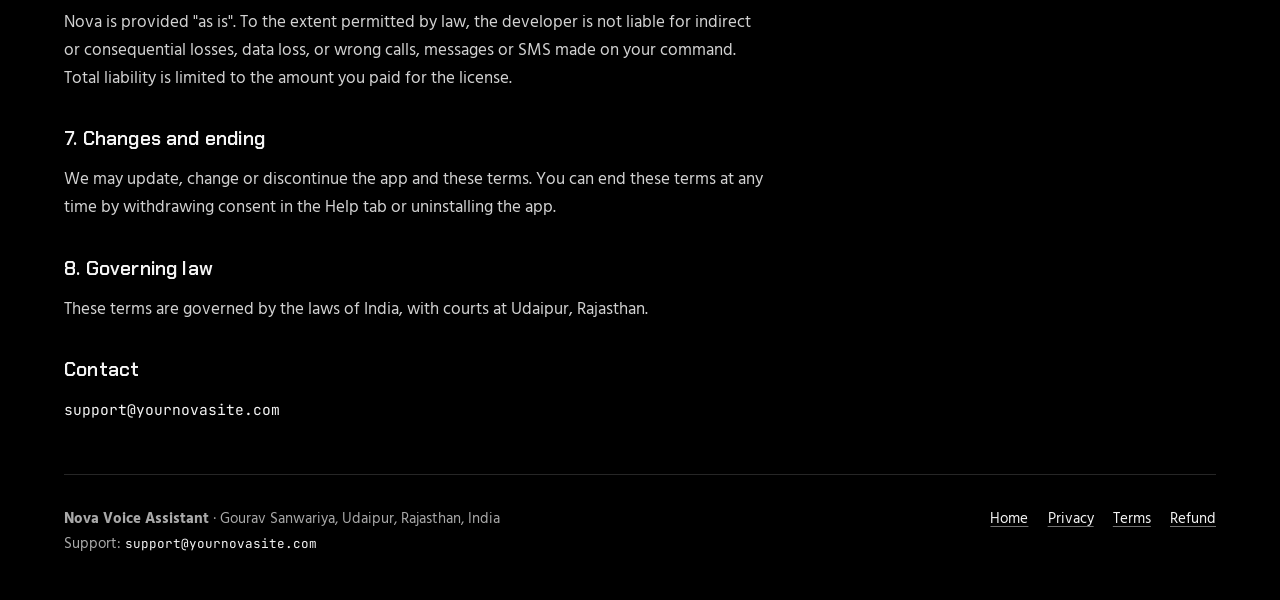
<file: terms.html>
<!doctype html>
<html lang="en">
<head>
<meta charset="utf-8">
<meta name="viewport" content="width=device-width, initial-scale=1, viewport-fit=cover">
<title>Nova Terms of Use</title>
<meta name="claude:viewport-fit-sides" content="cover">
<meta name="theme-color" content="#000000">
<link rel="icon" type="image/svg+xml" href="data:image/svg+xml,%3Csvg xmlns='http://www.w3.org/2000/svg' width='64' height='64' viewBox='16 16 76 76'%3E %3Ccircle cx='54' cy='54' r='38' fill='%23000'/%3E %3Cpath d='M30.5,54.0 A23.5,23.5 0 1,1 77.5,54.0 A23.5,23.5 0 1,1 30.5,54.0 Z' fill='none' stroke='%23fff' stroke-width='2.6' opacity='0.9'/%3E %3Cpath d='M30.3,45.9 A1.6,1.6 0 1,1 33.5,45.9 A1.6,1.6 0 1,1 30.3,45.9 Z M72.7,42.2 A1.6,1.6 0 1,1 75.9,42.2 A1.6,1.6 0 1,1 72.7,42.2 Z' fill='%23fff'/%3E %3Cpath d='M83.3,41.2 L83.4,41.4 L83.4,41.7 L83.4,41.9 L83.4,42.2 L83.4,42.5 L83.4,42.7 L83.4,43.0 L83.3,43.3 L83.2,43.6 L83.1,43.9 L83.0,44.3 L82.8,44.6 L82.6,44.9 L82.4,45.3 L82.2,45.6 L82.0,45.9 L81.8,46.3 L81.5,46.7 L81.2,47.0 L80.9,47.4 L80.6,47.8 L80.2,48.1 L79.9,48.5 L79.5,48.9 L79.1,49.3 L78.7,49.7 L78.3,50.1 L77.8,50.5 L77.4,50.9 L76.9,51.3 L76.4,51.7 L75.9,52.1 L75.4,52.5 L74.8,52.9 L74.3,53.3 L73.7,53.7 L73.1,54.1 L72.5,54.6 L71.9,55.0 L71.3,55.4 L70.7,55.8 L70.0,56.2 L69.4,56.6 L68.7,57.0 L68.0,57.4 L67.4,57.8 L66.7,58.2 L66.0,58.6 L65.3,59.0 L64.5,59.4 L63.8,59.7 L63.1,60.1 L62.3,60.5 L61.6,60.9 L60.9,61.2 L60.1,61.6 L59.3,61.9 L58.6,62.3 L57.8,62.6 L57.1,63.0 L56.3,63.3 L55.5,63.6 L54.7,63.9 L54.0,64.3 L53.2,64.6 L52.4,64.9 L51.7,65.2 L50.9,65.4 L50.1,65.7 L49.4,66.0 L48.6,66.2 L47.8,66.5 L47.1,66.7 L46.3,67.0 L45.6,67.2 L44.9,67.4 L44.1,67.6 L43.4,67.8 L42.7,68.0 L42.0,68.2 L41.3,68.3 L40.6,68.5 L39.9,68.6 L39.2,68.8 L38.6,68.9 L37.9,69.0 L37.3,69.1 L36.6,69.2 L36.0,69.3 L35.4,69.4 L34.8,69.4 L34.2,69.5 L33.7,69.5 L33.1,69.6 L32.6,69.6 L32.1,69.6 L31.5,69.6 L31.0,69.6 L30.6,69.6 L30.1,69.5 L29.7,69.5 L29.2,69.4 L28.8,69.4 L28.4,69.3 L28.0,69.2 L27.7,69.1 L27.3,69.0 L27.0,68.9 L26.7,68.8 L26.4,68.6 L26.2,68.5 L25.9,68.3 L25.7,68.2 L25.5,68.0 L25.3,67.8 L25.1,67.6 L25.0,67.4 L24.8,67.2 L24.7,67.0' fill='none' stroke='%23000' stroke-width='5.8' stroke-linecap='round'/%3E %3Cpath d='M75.9,38.3 L76.4,38.3 L76.9,38.3 L77.3,38.3 L77.8,38.4 L78.2,38.4 L78.7,38.5 L79.1,38.5 L79.5,38.6 L79.9,38.7 L80.2,38.8 L80.6,38.9 L80.9,39.0 L81.2,39.1 L81.5,39.3 L81.7,39.4 L82.0,39.6 L82.2,39.7 L82.4,39.9 L82.6,40.1 L82.8,40.3 L82.9,40.5 L83.1,40.7 L83.2,40.9 L83.3,41.2 L83.4,41.4 L83.4,41.7 L83.4,41.9 L83.4,42.2 L83.4,42.5 L83.4,42.7 L83.4,43.0 L83.3,43.3 L83.2,43.6 L83.1,43.9 L83.0,44.3 L82.8,44.6 L82.6,44.9 L82.4,45.3 L82.2,45.6 L82.0,45.9 L81.8,46.3 L81.5,46.7 L81.2,47.0 L80.9,47.4 L80.6,47.8 L80.2,48.1 L79.9,48.5 L79.5,48.9 L79.1,49.3 L78.7,49.7 L78.3,50.1 L77.8,50.5 L77.4,50.9 L76.9,51.3 L76.4,51.7 L75.9,52.1 L75.4,52.5 L74.8,52.9 L74.3,53.3 L73.7,53.7 L73.1,54.1 L72.5,54.6 L71.9,55.0 L71.3,55.4 L70.7,55.8 L70.0,56.2 L69.4,56.6 L68.7,57.0 L68.0,57.4 L67.4,57.8 L66.7,58.2 L66.0,58.6 L65.3,59.0 L64.5,59.4 L63.8,59.7 L63.1,60.1 L62.3,60.5 L61.6,60.9 L60.9,61.2 L60.1,61.6 L59.3,61.9 L58.6,62.3 L57.8,62.6 L57.1,63.0 L56.3,63.3 L55.5,63.6 L54.7,63.9 L54.0,64.3 L53.2,64.6 L52.4,64.9 L51.7,65.2 L50.9,65.4 L50.1,65.7 L49.4,66.0 L48.6,66.2 L47.8,66.5 L47.1,66.7 L46.3,67.0 L45.6,67.2 L44.9,67.4 L44.1,67.6 L43.4,67.8 L42.7,68.0 L42.0,68.2 L41.3,68.3 L40.6,68.5 L39.9,68.6 L39.2,68.8 L38.6,68.9 L37.9,69.0 L37.3,69.1 L36.6,69.2 L36.0,69.3 L35.4,69.4 L34.8,69.4 L34.2,69.5 L33.7,69.5 L33.1,69.6 L32.6,69.6 L32.1,69.6 L31.5,69.6 L31.0,69.6 L30.6,69.6 L30.1,69.5 L29.7,69.5 L29.2,69.4 L28.8,69.4 L28.4,69.3 L28.0,69.2 L27.7,69.1 L27.3,69.0 L27.0,68.9 L26.7,68.8 L26.4,68.6 L26.2,68.5 L25.9,68.3 L25.7,68.2 L25.5,68.0 L25.3,67.8 L25.1,67.6 L25.0,67.4 L24.8,67.2 L24.7,67.0 L24.6,66.7 L24.6,66.5 L24.5,66.2 L24.5,66.0 L24.5,65.7 L24.5,65.5 L24.5,65.2 L24.6,64.9 L24.6,64.6 L24.7,64.3 L24.8,64.0 L25.0,63.7 L25.1,63.3 L25.3,63.0 L25.5,62.7 L25.7,62.3 L25.9,62.0 L26.2,61.6 L26.4,61.3 L26.7,60.9 L27.0,60.5 L27.3,60.1 L27.7,59.8' fill='none' stroke='%23fff' stroke-width='2.6' stroke-linecap='round'/%3E %3Cpath d='M28.0,69.6 A2.6,2.6 0 1,1 33.2,69.6 A2.6,2.6 0 1,1 28.0,69.6 Z' fill='%23fff'/%3E %3Cpath d='M43.0,66.0 L43.0,42.0 L48.6,42.0 L59.4,57.8 L59.4,42.0 L65.0,42.0 L65.0,66.0 L59.4,66.0 L48.6,50.2 L48.6,66.0 Z' fill='%23000' stroke='%23000' stroke-width='3.4' stroke-linejoin='round'/%3E %3Cpath d='M43.0,66.0 L43.0,42.0 L48.6,42.0 L59.4,57.8 L59.4,42.0 L65.0,42.0 L65.0,66.0 L59.4,66.0 L48.6,50.2 L48.6,66.0 Z' fill='%23fff'/%3E %3C/svg%3E">
<link rel="preconnect" href="https://fonts.googleapis.com">
<link rel="preconnect" href="https://fonts.gstatic.com" crossorigin>
<link rel="stylesheet" href="https://fonts.googleapis.com/css2?family=Chakra+Petch:wght@300;600;700&family=Hind:wght@400;500;600&family=JetBrains+Mono:wght@400;500&display=swap">
<link rel="stylesheet" href="style.css">
</head>
<body>
<div class="wrap">
  <header class="bar">
    <a class="mark" href="index.html"><span class="dot" aria-hidden="true"></span>NOVA</a>
    <nav class="nav" aria-label="Legal">
      <a href="privacy.html">Privacy</a>
      <a href="terms.html">Terms</a>
      <a href="refund.html">Refund</a>
    </nav>
  </header>
  <main class="doc read">
    <p class="hud">Legal · Terms version 3</p>
    <h1>Terms of Use</h1>
    <p class="hud updated">Last updated: 21 October 2026</p>
    <p class="tldr"><strong>Short version:</strong> Try Nova free first (30 days during the beta). A ₹59 one-time license unlocks it for life on one phone. Use it only on your own phone and laptop, check important actions on screen, and do not rely on it in an emergency.</p>

    <h2>1. The product</h2>
    <p>Nova Voice Assistant is an Android app that does things on your phone when you speak: apps, calls, messages, music, reminders, college tools, automations and, optionally, control of your own laptop. It is developed by Gourav Sanwariya, Udaipur, Rajasthan, India.</p>

    <h2>2. Trial and license</h2>
    <ul>
      <li>New installs get a free trial with all features: 30 days during the beta, 3 days once paid licenses start. After the trial, a license is required.</li>
      <li>A license costs ₹59, paid once, and includes future updates.</li>
      <li>One license works on one phone at a time. To move it, use Voice tab › "License / Kharido" › "Is phone se hatao" on the old phone, then enter the key on the new one.</li>
      <li>Payments are processed by Dodo Payments, which acts as merchant of record.</li>
      <li>Do not share, resell or publish your license key, or modify or crack the app. Keys that are abused may be disabled.</li>
      <li>Refunds follow the <a href="refund.html">Refund Policy</a>. A refunded license stops working.</li>
    </ul>

    <h2>3. Acceptable use</h2>
    <ul>
      <li>Use Nova only on your own phone and your own laptop, by your own choice.</li>
      <li>Do not use Nova to control another person's phone, messages, accounts or laptop without their permission.</li>
      <li>Nova can mishear or misunderstand. Check calls, messages, emails, payments and deletions on screen before relying on them.</li>
      <li>Scheduled messages, automations and SOS texts are sent from your phone on your mobile plan; SMS charges may apply.</li>
      <li>Nova does not tap anything inside payment apps such as GPay or PhonePe. You complete payments yourself.</li>
      <li>SOS, safe walk and "find my phone" are aids, not guarantees. In an emergency dial 112 or 108 directly.</li>
    </ul>

    <h2>4. AI answers</h2>
    <p>Answers, notes, translations, calorie estimates and plans from Google Gemini (with your own key) or the offline model can be wrong. Do not make study, health, money or legal decisions based only on them. Your Gemini key comes from Google and its use is governed by Google's terms.</p>

    <h2>5. Third-party services</h2>
    <p>Some features use Google speech recognition, Google Gemini (with your own key), MET Norway weather data (CC BY 4.0) and OpenStreetMap. Their own terms apply.</p>

    <h2>6. Warranty and liability</h2>
    <p>Nova is provided "as is". To the extent permitted by law, the developer is not liable for indirect or consequential losses, data loss, or wrong calls, messages or SMS made on your command. Total liability is limited to the amount you paid for the license.</p>

    <h2>7. Changes and ending</h2>
    <p>We may update, change or discontinue the app and these terms. You can end these terms at any time by withdrawing consent in the Help tab or uninstalling the app.</p>

    <h2>8. Governing law</h2>
    <p>These terms are governed by the laws of India, with courts at Udaipur, Rajasthan.</p>

    <h2>Contact</h2>
    <p><span class="copy">support@yournovasite.com</span></p>
  </main>
  <footer>
    <div class="cols">
      <div><strong>Nova Voice Assistant</strong> · Gourav Sanwariya, Udaipur, Rajasthan, India<br>Support: <span class="copy">support@yournovasite.com</span></div>
      <nav aria-label="Pages"><a href="index.html">Home</a><a href="privacy.html">Privacy</a><a href="terms.html">Terms</a><a href="refund.html">Refund</a></nav>
    </div>
  </footer>
</div>
</body>
</html>
</file>
<file: style.css>
/* Nova site v2 - black & white, same identity as the app: dot-sphere core, HUD labels, scanlines.
   Deliberately one dark look (the app is black), so tokens live on :root only. */
:root {
  --bg: #000000;
  --surface: #0b0b0b;
  --raise: #141414;
  --ink: #f4f4f4;
  --muted: #a9a9a9;
  --faint: #6f6f6f;
  --line: #262626;
  --line-strong: #3d3d3d;
  --on-ink: #000000;
  --body-text: #d2d2d2;
  --display: "Chakra Petch", "Bahnschrift", "Arial Narrow", system-ui, sans-serif;
  --body: "Hind", "Segoe UI", system-ui, sans-serif;
  --mono: "JetBrains Mono", ui-monospace, "SFMono-Regular", Menlo, Consolas, monospace;
  color-scheme: dark;
}

* { box-sizing: border-box; }
html { -webkit-text-size-adjust: 100%; scroll-behavior: smooth; }
body {
  margin: 0; background: var(--bg); color: var(--ink);
  font-family: var(--body); font-size: 1.0625rem; line-height: 1.65;
}
/* faint scanlines over everything, like the app */
body::after {
  content: ""; position: fixed; inset: 0; pointer-events: none; z-index: 50;
  background: repeating-linear-gradient(to bottom, rgba(255,255,255,0.025) 0 1px, transparent 1px 3px);
}
a { color: var(--ink); text-underline-offset: 3px; text-decoration-color: var(--faint); }
a:hover { text-decoration-color: var(--ink); }
a:focus-visible, button:focus-visible, summary:focus-visible { outline: 2px solid var(--ink); outline-offset: 3px; border-radius: 4px; }
img { max-width: 100%; }

.wrap {
  max-width: 120rem; margin: 0 auto;
  padding-left: max(16px, env(safe-area-inset-left, 0px));
  padding-right: max(16px, env(safe-area-inset-right, 0px));
}
@media (min-width: 700px) { .wrap { padding-left: max(32px, env(safe-area-inset-left, 0px)); padding-right: max(32px, env(safe-area-inset-right, 0px)); } }
@media (min-width: 1200px) { .wrap { padding-left: max(5vw, env(safe-area-inset-left, 0px)); padding-right: max(5vw, env(safe-area-inset-right, 0px)); } }
.read { max-width: 44rem; }

/* HUD label */
.hud { font-family: var(--mono); font-size: 0.72rem; letter-spacing: 0.16em; text-transform: uppercase; color: var(--muted); }

/* top bar */
.bar { display: flex; align-items: center; justify-content: space-between; gap: 0.75rem 1.5rem; flex-wrap: wrap; padding-block: 1.25rem; }
.mark { font-family: var(--display); font-weight: 700; font-size: 1.3rem; letter-spacing: 0.32em; color: var(--ink); text-decoration: none; display: inline-flex; align-items: center; gap: 0.7rem; }
.mark .dot { width: 0.85rem; height: 0.85rem; border-radius: 50%; border: 1.5px solid var(--ink); position: relative; }
.mark .dot::after { content: ""; position: absolute; inset: 0.18rem; border-radius: 50%; background: var(--ink); }
.nav { display: flex; gap: 1.25rem; flex-wrap: wrap; font-family: var(--mono); font-size: 0.78rem; letter-spacing: 0.1em; text-transform: uppercase; }
.nav a { color: var(--muted); text-decoration: none; }
.nav a:hover { color: var(--ink); }

/* hero */
.hero { display: grid; grid-template-columns: 1.05fr 0.95fr; gap: clamp(1.5rem, 4vw, 3rem); align-items: center; padding-block: clamp(1rem, 4vw, 3rem) clamp(2rem, 5vw, 3.5rem); }
.hero > * { min-width: 0; }
.hero .hud { margin: 0 0 1rem; display: flex; gap: 0.6rem; align-items: center; }
.hero .hud .live { width: 0.5rem; height: 0.5rem; border-radius: 50%; background: var(--ink); animation: blink 1.6s steps(2, start) infinite; }
@keyframes blink { to { opacity: 0.15; } }
h1 { font-family: var(--display); font-weight: 600; font-size: clamp(2.4rem, 5.6vw, 6rem); line-height: 1.0; letter-spacing: -0.01em; margin: 0 0 1.2rem; text-wrap: balance; text-transform: uppercase; }
h1 .thin { font-weight: 300; color: var(--muted); }
.lede { color: var(--muted); font-size: 1.15rem; max-width: 33rem; margin: 0 0 1.75rem; }
.lede strong { color: var(--ink); font-weight: 500; }
.ctas { display: flex; gap: 0.75rem; flex-wrap: wrap; }
.btn { display: inline-flex; align-items: center; gap: 0.55rem; padding: 0.85rem 1.3rem; border-radius: 0.35rem; font-family: var(--display); font-weight: 600; letter-spacing: 0.06em; text-transform: uppercase; font-size: 0.95rem; text-decoration: none; border: 1.5px solid var(--ink); transition: background 0.2s, color 0.2s; }
.btn.primary { background: var(--ink); color: var(--on-ink); }
.btn.primary:hover { background: transparent; color: var(--ink); }
.btn.ghost { color: var(--ink); background: transparent; border-color: var(--line-strong); }
.btn.ghost:hover { border-color: var(--ink); }
.btn small { font-family: var(--mono); font-weight: 400; font-size: 0.7rem; letter-spacing: 0.04em; text-transform: none; opacity: 0.8; }
.fine { font-size: 0.86rem; color: var(--muted); margin: 0.9rem 0 0; }

/* the core */
.core { position: relative; width: 100%; max-width: 42rem; margin-inline: auto; aspect-ratio: 1; }
.core canvas { position: absolute; inset: 0; width: 100%; height: 100%; display: block; cursor: pointer; }
.core .tick { position: absolute; font-family: var(--mono); font-size: 0.62rem; letter-spacing: 0.14em; color: var(--faint); text-transform: uppercase; pointer-events: none; }
.core .t1 { top: 3%; left: 0; } .core .t2 { top: 3%; right: 0; text-align: right; }
.core .t3 { bottom: 2%; left: 0; } .core .t4 { bottom: 2%; right: 0; text-align: right; }

/* live transcript */
.console { margin-top: 2rem; border: 1px solid var(--line); background: var(--surface); border-radius: 0.5rem; overflow: hidden; }
.console-head { display: flex; justify-content: space-between; align-items: center; gap: 1rem; padding: 0.6rem 0.9rem; border-bottom: 1px solid var(--line); }
.wave { display: inline-flex; gap: 3px; align-items: center; height: 14px; }
.wave i { width: 3px; background: var(--ink); border-radius: 1px; animation: wv 1.1s ease-in-out infinite; height: 40%; }
.wave i:nth-child(2) { animation-delay: .15s } .wave i:nth-child(3) { animation-delay: .3s } .wave i:nth-child(4) { animation-delay: .45s } .wave i:nth-child(5) { animation-delay: .6s }
@keyframes wv { 0%,100% { height: 25% } 50% { height: 100% } }
.lines { list-style: none; margin: 0; padding: 0.3rem 0; height: 13.5rem; overflow: hidden; display: flex; flex-direction: column; justify-content: flex-end; }
.lines li { flex-shrink: 0; display: grid; grid-template-columns: minmax(0, 1fr) auto; gap: 0.15rem 1rem; align-items: baseline; padding: 0.5rem 0.9rem; border-bottom: 1px dashed var(--line); }
.lines li:last-child { border-bottom: 0; }
.said { min-width: 0; }
.said::before { content: "› "; color: var(--faint); font-family: var(--mono); }
.did { font-family: var(--mono); font-size: 0.74rem; color: var(--muted); text-align: right; }
.did:empty { visibility: hidden; }
.did::before { content: "→ "; }
.caret { display: inline-block; width: 0.5em; height: 1em; background: var(--ink); vertical-align: -0.12em; margin-left: 2px; animation: blink 0.9s steps(2, start) infinite; }

/* stats strip */
.stats { display: grid; grid-template-columns: repeat(4, minmax(0, 1fr)); border-block: 1px solid var(--line); }
.stats div { padding: 1.2rem 1rem; border-left: 1px solid var(--line); min-width: 0; }
.stats div:first-child { border-left: 0; padding-left: 0; }
.stats b { display: block; font-family: var(--display); font-size: clamp(1.6rem, 3.6vw, 2.4rem); font-weight: 600; line-height: 1.1; }
.stats span { display: block; color: var(--muted); font-size: 0.92rem; line-height: 1.4; margin-top: 0.2rem; }

/* sections */
section { padding-block: clamp(2.5rem, 6vw, 4.5rem); border-top: 1px solid var(--line); }
.stats + section { border-top: 0; }
.sec-head { display: flex; justify-content: space-between; align-items: end; gap: 1rem 2rem; flex-wrap: wrap; margin-bottom: 1.75rem; }
.sec-head > * { min-width: 0; }
h2 { font-family: var(--display); font-weight: 600; font-size: clamp(1.6rem, 3.4vw, 2.4rem); line-height: 1.1; margin: 0.35rem 0 0; text-wrap: balance; text-transform: uppercase; }
h3 { font-family: var(--display); font-weight: 600; font-size: 1.12rem; letter-spacing: 0.02em; margin: 0; }
.sec-head p { color: var(--muted); max-width: 30rem; margin: 0; }

/* filter chips */
.chips { display: flex; gap: 0.5rem; flex-wrap: wrap; }
.chip { font-family: var(--mono); font-size: 0.74rem; letter-spacing: 0.08em; text-transform: uppercase; padding: 0.45rem 0.8rem; border-radius: 999px; border: 1px solid var(--line-strong); background: transparent; color: var(--muted); cursor: pointer; }
.chip[aria-pressed="true"] { background: var(--ink); color: var(--on-ink); border-color: var(--ink); }

/* modules */
.mods { display: grid; grid-template-columns: repeat(3, minmax(0, 1fr)); gap: 1px; background: var(--line); border: 1px solid var(--line); }
.mod { background: var(--bg); padding: 1.3rem 1.25rem 1.4rem; display: flex; flex-direction: column; gap: 0.6rem; min-width: 0; transition: background 0.25s; }
.mod:hover { background: var(--surface); }
.mod-top { display: flex; justify-content: space-between; align-items: baseline; gap: 0.75rem; }
.mod-top .hud { font-size: 0.62rem; }
.tag { font-family: var(--mono); font-size: 0.62rem; letter-spacing: 0.1em; text-transform: uppercase; padding: 0.15rem 0.45rem; border: 1px solid var(--line-strong); border-radius: 0.2rem; color: var(--muted); white-space: nowrap; }
.tag.solid { background: var(--ink); color: var(--on-ink); border-color: var(--ink); }
.mod p { margin: 0; color: var(--muted); font-size: 0.97rem; }
.mod ul { list-style: none; margin: 0.2rem 0 0; padding: 0; display: grid; gap: 0.3rem; }
.mod li { font-family: var(--mono); font-size: 0.78rem; color: var(--ink); overflow-wrap: anywhere; }
.mod li::before { content: "“"; color: var(--faint); }
.mod li::after { content: "”"; color: var(--faint); }
.legend { margin-top: 1rem; display: flex; gap: 0.5rem 1.5rem; flex-wrap: wrap; color: var(--muted); font-size: 0.88rem; }
.legend span { display: inline-flex; gap: 0.5rem; align-items: center; }

/* data split */
.split { display: grid; grid-template-columns: repeat(2, minmax(0, 1fr)); gap: 1.5rem; }
.panel { border: 1px solid var(--line); border-radius: 0.5rem; padding: 1.3rem 1.3rem 1.1rem; background: var(--surface); min-width: 0; }
.panel h3 { margin-bottom: 0.8rem; }
.panel ul { margin: 0; padding: 0; list-style: none; display: grid; gap: 0.55rem; }
.panel li { display: grid; grid-template-columns: 7.2rem minmax(0, 1fr); gap: 0.75rem; font-size: 0.95rem; color: var(--muted); }
.panel li b { color: var(--ink); font-weight: 500; font-family: var(--mono); font-size: 0.78rem; letter-spacing: 0.04em; padding-top: 0.15rem; }

/* steps */
.steps { display: grid; grid-template-columns: repeat(3, minmax(0, 1fr)); gap: 1.5rem; counter-reset: s; margin: 0; padding: 0; list-style: none; }
.steps li { counter-increment: s; border-top: 1px solid var(--ink); padding-top: 1rem; min-width: 0; }
.steps li::before { content: "0" counter(s); font-family: var(--mono); font-size: 0.75rem; letter-spacing: 0.14em; color: var(--muted); display: block; margin-bottom: 0.5rem; }
.steps p { margin: 0.35rem 0 0; color: var(--muted); }

/* price */
.price { display: grid; grid-template-columns: auto minmax(0, 1fr); gap: 1.5rem 3rem; align-items: center; border: 1px solid var(--ink); border-radius: 0.5rem; padding: clamp(1.3rem, 3vw, 2.2rem); position: relative; overflow: hidden; }
.price::before { content: ""; position: absolute; inset: 0; background: radial-gradient(circle at 12% 50%, rgba(255,255,255,0.08), transparent 45%); pointer-events: none; }
.price > * { min-width: 0; position: relative; }
.amount { font-family: var(--display); font-size: clamp(3.4rem, 9vw, 5.5rem); font-weight: 700; line-height: 0.95; font-variant-numeric: tabular-nums; }
.amount small { font-family: var(--mono); font-size: 0.75rem; font-weight: 400; letter-spacing: 0.14em; text-transform: uppercase; color: var(--muted); display: block; margin-top: 0.6rem; }
.price ul { margin: 0 0 1.2rem; padding-left: 1.1rem; color: var(--muted); display: grid; gap: 0.3rem; }

/* specs */
.specs { display: grid; grid-template-columns: max-content minmax(0, 1fr); gap: 0.7rem 2rem; margin: 0; }
.specs dt { font-family: var(--mono); font-size: 0.78rem; letter-spacing: 0.08em; text-transform: uppercase; color: var(--muted); padding-top: 0.2rem; }
.specs dd { margin: 0; min-width: 0; }
code, .copy { font-family: var(--mono); font-size: 0.86em; }
.copy { user-select: all; color: var(--ink); }

/* faq */
details { border-bottom: 1px solid var(--line); padding-block: 1rem; }
details:first-of-type { border-top: 1px solid var(--line); }
summary { cursor: pointer; font-weight: 600; list-style: none; display: flex; justify-content: space-between; gap: 1rem; }
summary::-webkit-details-marker { display: none; }
summary::after { content: "+"; font-family: var(--mono); color: var(--muted); }
details[open] summary::after { content: "−"; }
details p { color: var(--muted); margin: 0.6rem 0 0; max-width: 46rem; }

footer { border-top: 1px solid var(--line); padding-block: 2rem 2.75rem; color: var(--muted); font-size: 0.92rem; }
footer .cols { display: flex; flex-wrap: wrap; gap: 1rem 2.5rem; justify-content: space-between; }
footer nav { display: flex; gap: 1.2rem; flex-wrap: wrap; }
footer .fine { color: var(--faint); }

/* policy pages */
.doc { padding-block: 1rem 2rem; }
.doc h1 { font-size: clamp(2rem, 5vw, 3rem); }
.doc h2 { font-size: 1.2rem; margin-top: 2.2rem; text-transform: none; letter-spacing: 0.01em; }
.doc .updated { margin: 0 0 1.2rem; }
.doc p, .doc li { color: var(--body-text); }
.doc .tldr { border: 1px solid var(--line-strong); border-left: 3px solid var(--ink); border-radius: 0.35rem; padding: 1rem 1.2rem; background: var(--surface); }
.doc table { border-collapse: collapse; width: 100%; font-size: 0.95rem; }
.doc th, .doc td { text-align: left; padding: 0.6rem 0.7rem; border-bottom: 1px solid var(--line); vertical-align: top; color: var(--body-text); }
.doc th { font-family: var(--mono); font-size: 0.72rem; letter-spacing: 0.1em; text-transform: uppercase; color: var(--muted); font-weight: 500; }
.tablewrap { overflow-x: auto; }

@media (min-width: 1200px) {
  .hero { grid-template-columns: 1fr 1fr; gap: 4rem; }
  .lede { font-size: 1.25rem; max-width: 38rem; }
  .sec-head p { max-width: 36rem; }
  .mod { padding: 1.5rem 1.5rem 1.6rem; }
}
@media (max-width: 900px) {
  .mods { grid-template-columns: repeat(2, minmax(0, 1fr)); }
}
@media (max-width: 760px) {
  .hero, .price, .split { grid-template-columns: 1fr; }
  .hero .core { order: -1; max-width: 22rem; }
  .steps, .mods { grid-template-columns: 1fr; }
  .stats { grid-template-columns: repeat(2, minmax(0, 1fr)); }
  .stats div:nth-child(3) { border-left: 0; padding-left: 0; }
  .stats div:nth-child(n+3) { border-top: 1px solid var(--line); }
  .panel li { grid-template-columns: 1fr; gap: 0.1rem; }
  .lines li { grid-template-columns: 1fr; }
  .did { text-align: left; padding-left: 1.1rem; }
  .specs { grid-template-columns: 1fr; gap: 0.15rem; }
  .specs dd { margin-bottom: 0.8rem; }
}
@media (prefers-reduced-motion: reduce) {
  html { scroll-behavior: auto; }
  .wave i, .caret, .hero .hud .live { animation: none; }
  .wave i { height: 70%; }
}
</file>
